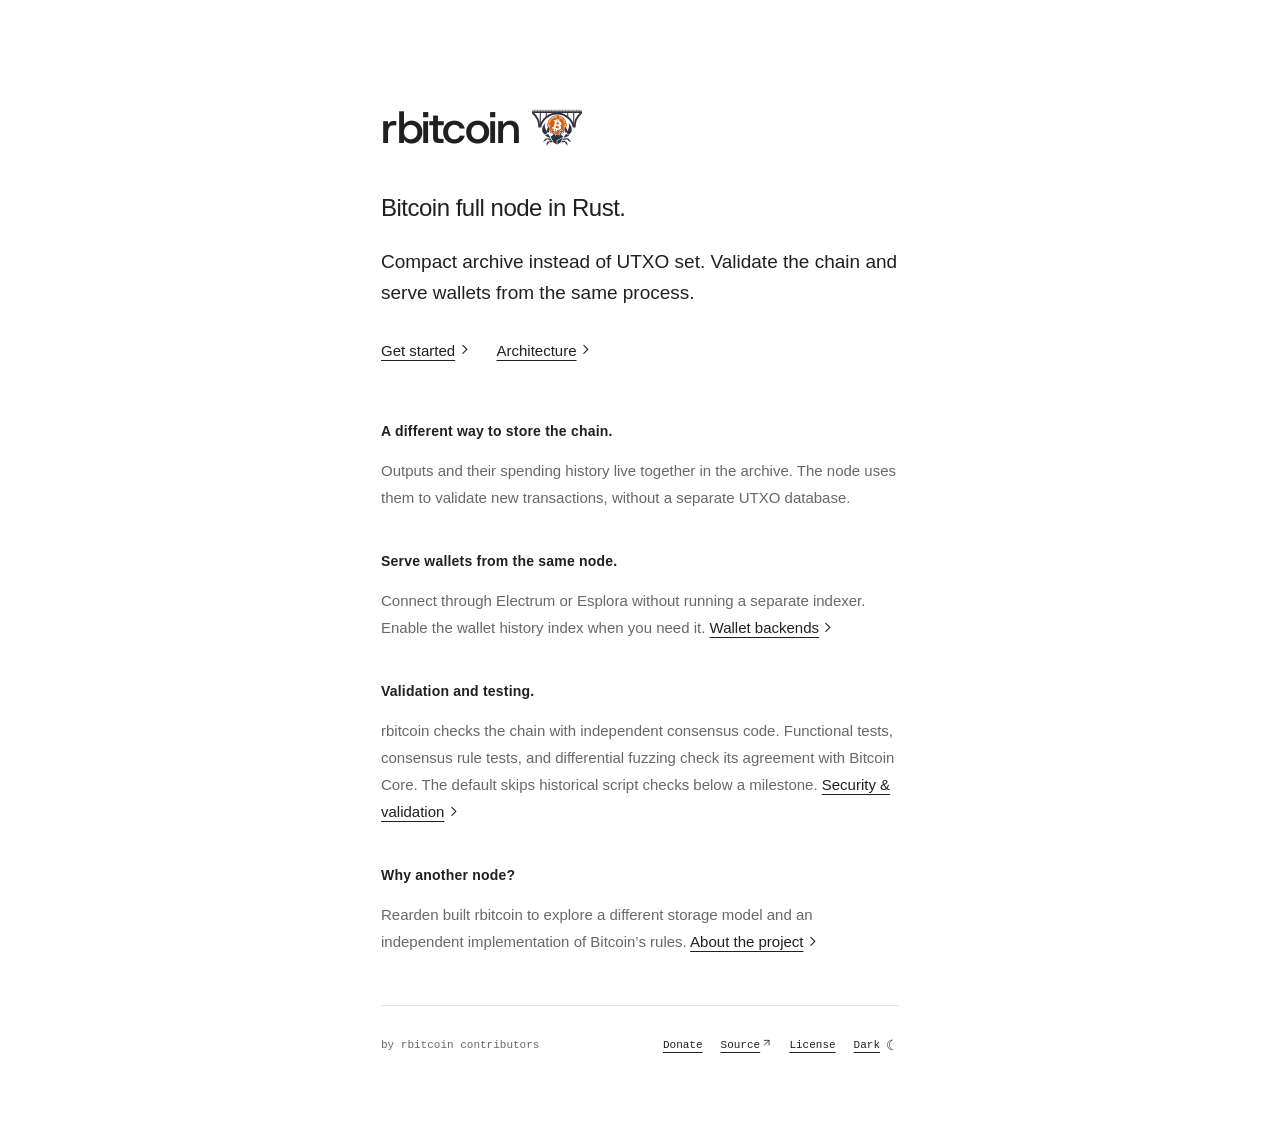
<file: public/index.html>
<!doctype html>
<html lang="en">
  <head>
    <meta charset="utf-8" />
    <meta content="width=device-width,initial-scale=1" name="viewport" />
    <title>Bitcoin full node in Rust — rbitcoin</title>
    <meta
      content="A Bitcoin full node in Rust, built around a compact archive with wallet serving in the same process."
      name="description"
    />
    <meta content="#ffffff" name="theme-color" />
    <link href="assets/img/favicon.svg" rel="icon" type="image/svg+xml" />
    <script src="assets/theme.js?v=text-toggle"></script>
    <link href="assets/site.css?v=original-brand" rel="stylesheet" />
    <link href="https://rbitcoin.org/" rel="canonical" />
    <link href="site.webmanifest" rel="manifest" />
    <link href="assets/img/apple-touch-icon.png" rel="apple-touch-icon" />
    <meta content="website" property="og:type" />
    <meta content="rbitcoin" property="og:site_name" />
    <meta content="Bitcoin full node in Rust — rbitcoin" property="og:title" />
    <meta
      content="A Bitcoin full node in Rust, built around a compact archive with wallet serving in the same process."
      property="og:description"
    />
    <meta content="https://rbitcoin.org/" property="og:url" />
    <meta content="https://rbitcoin.org/assets/img/og-card.png" property="og:image" />
    <meta content="1200" property="og:image:width" />
    <meta content="630" property="og:image:height" />
    <meta content="rbitcoin" property="og:image:alt" />
    <meta content="summary_large_image" name="twitter:card" />
  </head>
  <body class="site essential-site home-page">
    <a class="skip" href="#main">Skip to content</a>
    <div class="essential">
      <main id="main">
        <h1>
          <a href="index.html"
            ><span class="brand-lockup"
              ><img
                class="brand-mark wordmark-light"
                src="assets/img/logo.svg"
                width="1000"
                height="720"
                alt=""
              /><img
                class="brand-mark wordmark-dark"
                src="assets/img/logo-on-dark.svg"
                width="1000"
                height="720"
                alt=""
              /><span class="brand-name">rbitcoin</span></span
            ></a
          >
        </h1>
        <p class="opening">Bitcoin full node in Rust.</p>
        <p>
          Compact archive instead of UTXO set. Validate the chain and serve wallets from the same
          process.
        </p>
        <nav aria-label="Start here" class="links">
          <a href="get-started/index.html"
            >Get started<svg
              aria-hidden="true"
              class="link-icon"
              fill="none"
              focusable="false"
              height="12"
              stroke="currentColor"
              stroke-linecap="round"
              stroke-linejoin="round"
              stroke-width="1.4"
              viewBox="0 0 16 16"
              width="12"
              xmlns="http://www.w3.org/2000/svg"
            >
              <path d="m6 3 5 5-5 5"></path></svg></a
          ><a href="architecture/index.html"
            >Architecture<svg
              aria-hidden="true"
              class="link-icon"
              fill="none"
              focusable="false"
              height="12"
              stroke="currentColor"
              stroke-linecap="round"
              stroke-linejoin="round"
              stroke-width="1.4"
              viewBox="0 0 16 16"
              width="12"
              xmlns="http://www.w3.org/2000/svg"
            >
              <path d="m6 3 5 5-5 5"></path></svg
          ></a>
        </nav>
        <section id="difference">
          <h2>A different way to store the chain.</h2>
          <p class="small">
            Outputs and their spending history live together in the archive. The node uses them to
            validate new transactions, without a separate UTXO database.
          </p>
        </section>
        <section id="wallets">
          <h2>Serve wallets from the same node.</h2>
          <p class="small">
            Connect through Electrum or Esplora without running a separate indexer. Enable the
            wallet history index when you need it.
            <a href="wallets/index.html"
              >Wallet backends<svg
                aria-hidden="true"
                class="link-icon"
                fill="none"
                focusable="false"
                height="12"
                stroke="currentColor"
                stroke-linecap="round"
                stroke-linejoin="round"
                stroke-width="1.4"
                viewBox="0 0 16 16"
                width="12"
                xmlns="http://www.w3.org/2000/svg"
              >
                <path d="m6 3 5 5-5 5"></path></svg
            ></a>
          </p>
        </section>
        <section id="status">
          <h2>Validation and testing.</h2>
          <p class="small">
            rbitcoin checks the chain with independent consensus code. Functional tests, consensus
            rule tests, and differential fuzzing check its agreement with Bitcoin Core. The default
            skips historical script checks below a milestone.
            <a href="security/index.html"
              >Security &amp; validation<svg
                aria-hidden="true"
                class="link-icon"
                fill="none"
                focusable="false"
                height="12"
                stroke="currentColor"
                stroke-linecap="round"
                stroke-linejoin="round"
                stroke-width="1.4"
                viewBox="0 0 16 16"
                width="12"
                xmlns="http://www.w3.org/2000/svg"
              >
                <path d="m6 3 5 5-5 5"></path></svg
            ></a>
          </p>
        </section>
        <section id="project">
          <h2>Why another node?</h2>
          <p class="small">
            Rearden built rbitcoin to explore a different storage model and an independent
            implementation of Bitcoin’s rules.
            <a href="about/index.html"
              >About the project<svg
                aria-hidden="true"
                class="link-icon"
                fill="none"
                focusable="false"
                height="12"
                stroke="currentColor"
                stroke-linecap="round"
                stroke-linejoin="round"
                stroke-width="1.4"
                viewBox="0 0 16 16"
                width="12"
                xmlns="http://www.w3.org/2000/svg"
              >
                <path d="m6 3 5 5-5 5"></path></svg
            ></a>
          </p>
        </section>
      </main>
      <footer class="site-colophon">
        <span>by rbitcoin contributors</span>
        <nav aria-label="Project information">
          <a href="about/index.html#donate">Donate</a
          ><a class="source-link" href="https://github.com/reardencode/rbitcoin"
            ><span>Source</span
            ><svg
              aria-hidden="true"
              class="link-icon"
              fill="none"
              focusable="false"
              height="12"
              stroke="currentColor"
              stroke-linecap="round"
              stroke-linejoin="round"
              stroke-width="1.4"
              viewBox="0 0 16 16"
              width="12"
              xmlns="http://www.w3.org/2000/svg"
            >
              <path d="M4 12 12 4M4 4h8v8"></path></svg></a
          ><a href="NOTICE.txt">License</a
          ><button aria-label="Switch color theme" class="theme-toggle" hidden="" type="button">
            <span class="theme-label">Dark</span
            ><span aria-hidden="true" class="theme-symbol">☾</span>
          </button>
        </nav>
      </footer>
    </div>
  </body>
</html>
</file>
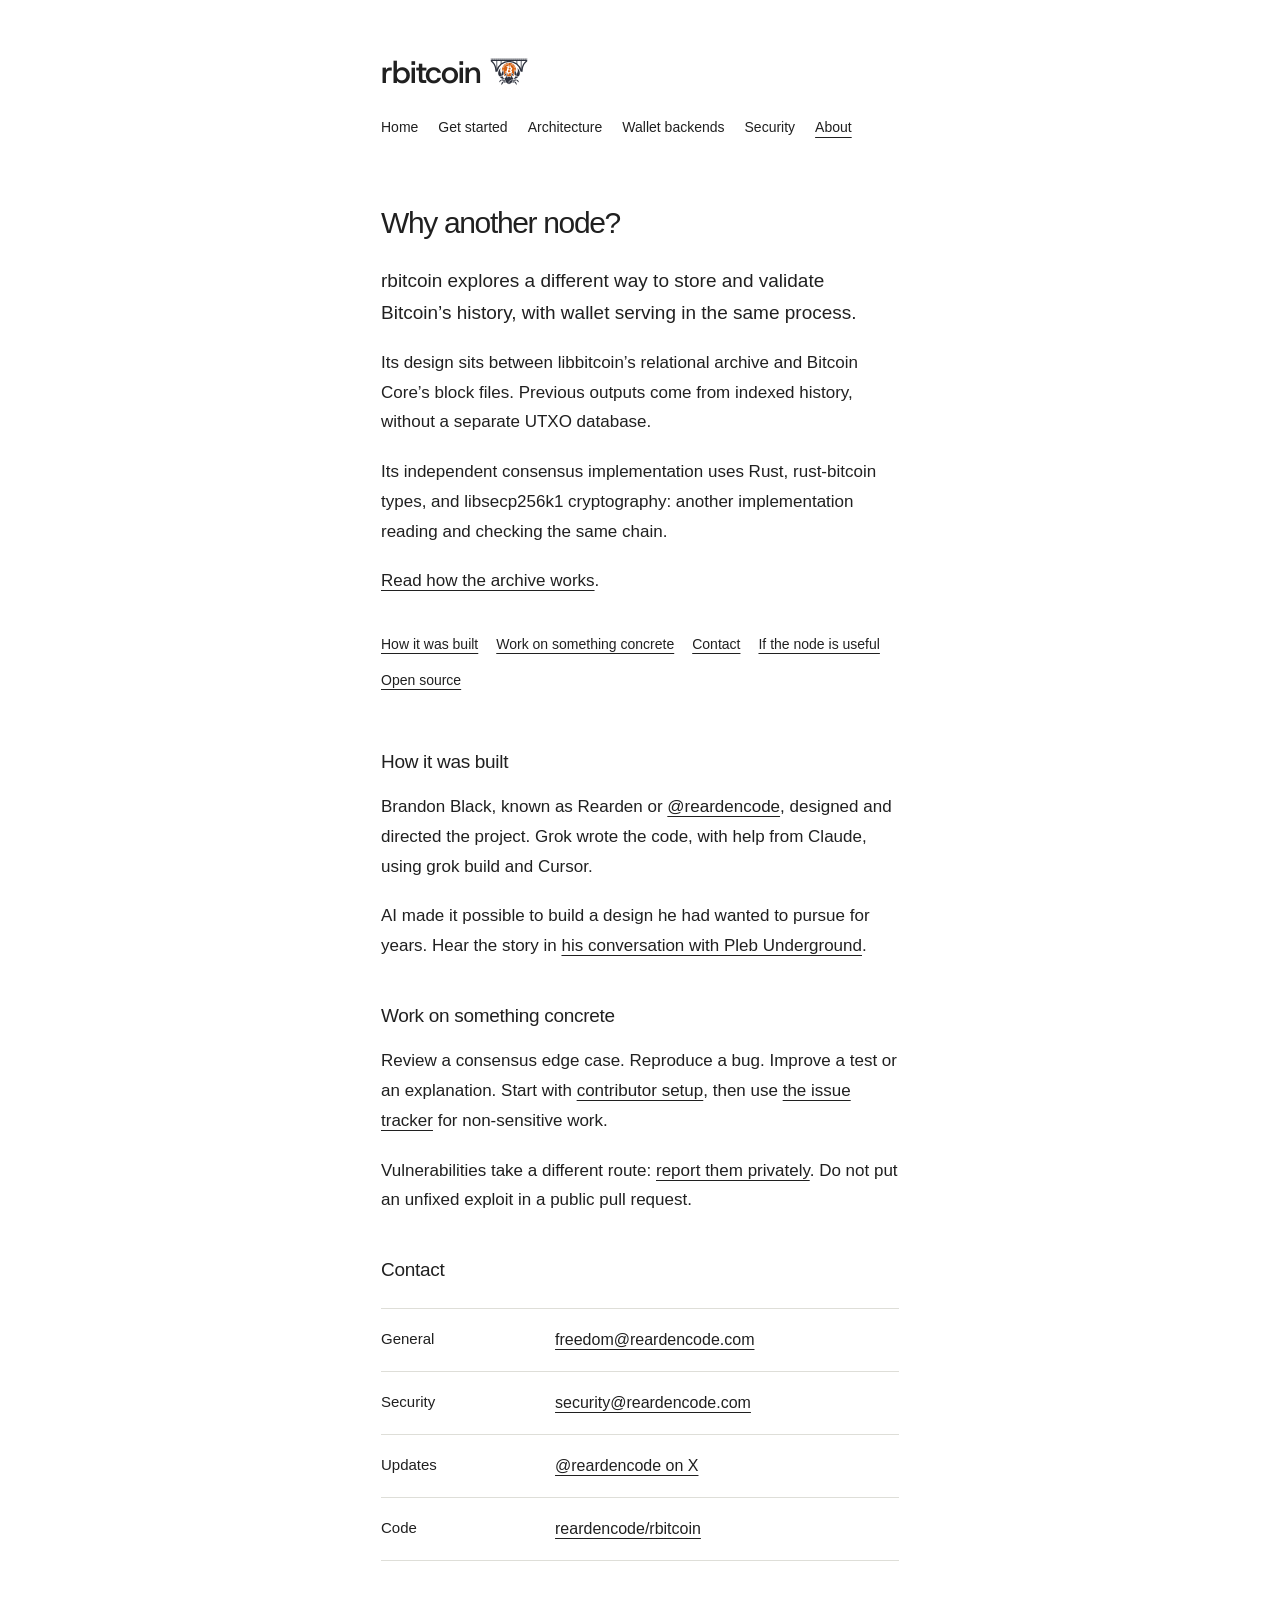
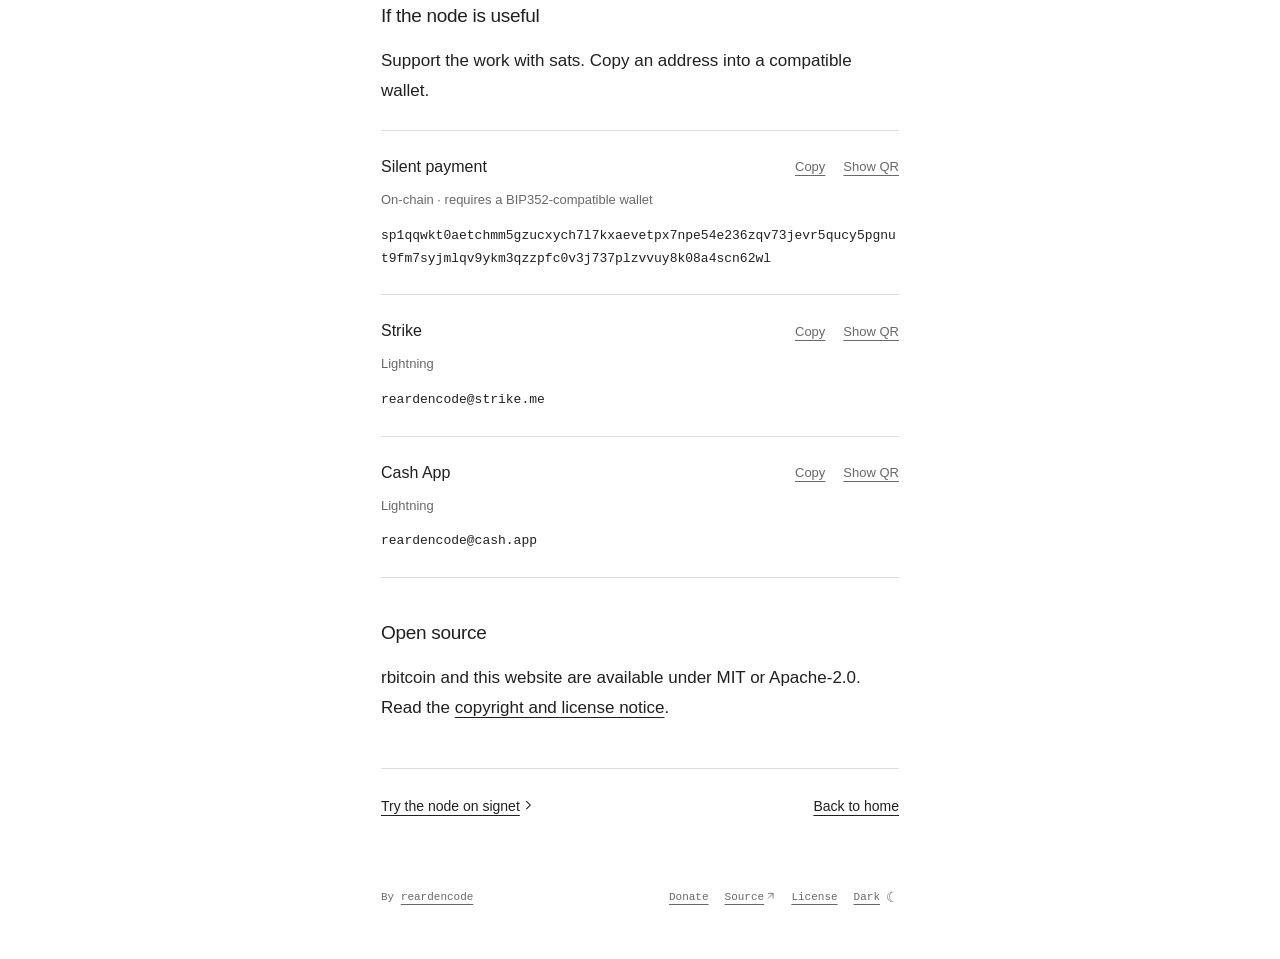
<file: public/about/index.html>
<!doctype html>
<html lang="en">
  <head>
    <meta charset="utf-8" />
    <meta content="width=device-width,initial-scale=1" name="viewport" />
    <title>About — rbitcoin</title>
    <meta
      content="The reason for another node, the people behind it, and ways to contribute."
      name="description"
    />
    <meta content="#ffffff" name="theme-color" />
    <link href="../assets/img/favicon.svg" rel="icon" type="image/svg+xml" />
    <script src="../assets/theme.js?v=text-toggle"></script>
    <link href="../assets/site.css?v=original-brand" rel="stylesheet" />
    <script defer="" src="../assets/code-copy.js?v=addresses"></script>
    <link href="https://rbitcoin.org/about/" rel="canonical" />
    <link href="../site.webmanifest" rel="manifest" />
    <link href="../assets/img/apple-touch-icon.png" rel="apple-touch-icon" />
    <meta content="website" property="og:type" />
    <meta content="rbitcoin" property="og:site_name" />
    <meta content="About — rbitcoin" property="og:title" />
    <meta
      content="The reason for another node, the people behind it, and ways to contribute."
      property="og:description"
    />
    <meta content="https://rbitcoin.org/about/" property="og:url" />
    <meta content="https://rbitcoin.org/assets/img/og-card.png" property="og:image" />
    <meta content="1200" property="og:image:width" />
    <meta content="630" property="og:image:height" />
    <meta content="rbitcoin" property="og:image:alt" />
    <meta content="summary_large_image" name="twitter:card" />
    <script defer="" src="../assets/release.js"></script>
    <script src="../assets/donation-qr.js" defer></script>
  </head>
  <body class="site essential-site reading-page">
    <a class="skip" href="#main">Skip to content</a>
    <div class="chapter-grid">
      <header class="chapter-sidebar">
        <a class="chapter-brand" href="../index.html"
          ><span class="brand-lockup"
            ><img
              class="brand-mark wordmark-light"
              src="../assets/img/logo.svg"
              width="1000"
              height="720"
              alt=""
            /><img
              class="brand-mark wordmark-dark"
              src="../assets/img/logo-on-dark.svg"
              width="1000"
              height="720"
              alt=""
            /><span class="brand-name">rbitcoin</span></span
          ></a
        >
        <nav aria-label="Site" class="chapter-nav">
          <a href="../index.html">Home</a
          ><a href="../get-started/index.html"><span>01</span>Get started</a
          ><a href="../architecture/index.html"><span>02</span>Architecture</a
          ><a href="../wallets/index.html"><span>03</span>Wallet backends</a
          ><a href="../security/index.html"><span>04</span>Security</a
          ><a aria-current="page" href="index.html"><span>05</span>About</a>
        </nav>
      </header>
      <main class="chapter" id="main">
        <header class="chapter-title" id="why">
          <h1>Why another node?</h1>
          <p class="chapter-intro">
            rbitcoin explores a different way to store and validate Bitcoin’s history, with wallet
            serving in the same process.
          </p>
          <p>
            Its design sits between libbitcoin’s relational archive and Bitcoin Core’s block files.
            Previous outputs come from indexed history, without a separate UTXO database.
          </p>
          <p>
            Its independent consensus implementation uses Rust, rust-bitcoin types, and libsecp256k1
            cryptography: another implementation reading and checking the same chain.
          </p>
          <p><a href="../architecture/index.html">Read how the archive works</a>.</p>
        </header>
        <nav aria-label="On this page" class="chapter-contents">
          <a href="#authorship">How it was built</a
          ><a href="#contribute">Work on something concrete</a><a href="#contact">Contact</a
          ><a href="#donate">If the node is useful</a><a href="#license">Open source</a>
        </nav>
        <section id="authorship">
          <h2>How it was built</h2>
          <p>
            Brandon Black, known as Rearden or <a href="https://x.com/reardencode">@reardencode</a>,
            designed and directed the project. Grok wrote the code, with help from Claude, using
            grok build and Cursor.
          </p>
          <p>
            AI made it possible to build a design he had wanted to pursue for years. Hear the story
            in
            <a href="https://x.com/PlebUnderground/status/2095904882398265361"
              >his conversation with Pleb Underground</a
            >.
          </p>
        </section>
        <section id="contribute">
          <h2>Work on something concrete</h2>
          <p>
            Review a consensus edge case. Reproduce a bug. Improve a test or an explanation. Start
            with
            <a href="https://github.com/reardencode/rbitcoin/blob/master/CONTRIBUTING.md"
              >contributor setup</a
            >, then use
            <a href="https://github.com/reardencode/rbitcoin/issues">the issue tracker</a> for
            non-sensitive work.
          </p>
          <p>
            Vulnerabilities take a different route:
            <a href="../security/index.html#report">report them privately</a>. Do not put an unfixed
            exploit in a public pull request.
          </p>
        </section>
        <section id="contact">
          <h2>Contact</h2>
          <dl class="fact-list">
            <div>
              <dt>General</dt>
              <dd><a href="mailto:freedom@reardencode.com">freedom@reardencode.com</a></dd>
            </div>
            <div>
              <dt>Security</dt>
              <dd><a href="mailto:security@reardencode.com">security@reardencode.com</a></dd>
            </div>
            <div>
              <dt>Updates</dt>
              <dd><a href="https://x.com/reardencode">@reardencode on X</a></dd>
            </div>
            <div>
              <dt>Code</dt>
              <dd><a href="https://github.com/reardencode/rbitcoin">reardencode/rbitcoin</a></dd>
            </div>
          </dl>
        </section>
        <section id="donate">
          <h2>If the node is useful</h2>
          <p>Support the work with sats. Copy an address into a compatible wallet.</p>
          <div class="donation-methods">
            <div class="donation-method" data-copy-kind="address">
              <div class="donation-heading">
                <h3>Silent payment</h3>
                <div class="donation-actions">
                  <button
                    aria-label="Copy Silent payment address"
                    class="copy-command"
                    hidden=""
                    type="button"
                  >
                    <span>Copy</span>
                  </button>
                  <button
                    class="qr-toggle"
                    type="button"
                    aria-expanded="false"
                    aria-controls="qr-sp-donate"
                    aria-label="Show Silent payment QR code"
                    hidden
                  >
                    Show QR
                  </button>
                </div>
              </div>
              <p class="donation-note">On-chain · requires a BIP352-compatible wallet</p>
              <code id="sp-donate"
                >sp1qqwkt0aetchmm5gzucxych7l7kxaevetpx7npe54e236zqv73jevr5qucy5pgnut9fm7syjmlqv9ykm3qzzpfc0v3j737plzvvuy8k08a4scn62wl</code
              >
              <p aria-live="polite" class="copy-status" role="status"></p>
              <div class="donation-qr" id="qr-sp-donate">
                <img
                  alt="Silent payment address QR code"
                  height="424"
                  loading="lazy"
                  src="../assets/img/qr-sp-donate.png"
                  width="424"
                />
              </div>
            </div>
            <div class="donation-method" data-copy-kind="address">
              <div class="donation-heading">
                <h3>Strike</h3>
                <div class="donation-actions">
                  <button
                    aria-label="Copy Strike address"
                    class="copy-command"
                    hidden=""
                    type="button"
                  >
                    <span>Copy</span>
                  </button>
                  <button
                    class="qr-toggle"
                    type="button"
                    aria-expanded="false"
                    aria-controls="qr-ln-strike"
                    aria-label="Show Strike QR code"
                    hidden
                  >
                    Show QR
                  </button>
                </div>
              </div>
              <p class="donation-note">Lightning</p>
              <code id="ln-strike">reardencode@strike.me</code>
              <p aria-live="polite" class="copy-status" role="status"></p>
              <div class="donation-qr" id="qr-ln-strike">
                <img
                  alt="Strike address QR code"
                  height="264"
                  loading="lazy"
                  src="../assets/img/qr-ln-strike.png"
                  width="264"
                />
              </div>
            </div>
            <div class="donation-method" data-copy-kind="address">
              <div class="donation-heading">
                <h3>Cash App</h3>
                <div class="donation-actions">
                  <button
                    aria-label="Copy Cash App address"
                    class="copy-command"
                    hidden=""
                    type="button"
                  >
                    <span>Copy</span>
                  </button>
                  <button
                    class="qr-toggle"
                    type="button"
                    aria-expanded="false"
                    aria-controls="qr-ln-cashapp"
                    aria-label="Show Cash App QR code"
                    hidden
                  >
                    Show QR
                  </button>
                </div>
              </div>
              <p class="donation-note">Lightning</p>
              <code id="ln-cashapp">reardencode@cash.app</code>
              <p aria-live="polite" class="copy-status" role="status"></p>
              <div class="donation-qr" id="qr-ln-cashapp">
                <img
                  alt="Cash App address QR code"
                  height="264"
                  loading="lazy"
                  src="../assets/img/qr-ln-cashapp.png"
                  width="264"
                />
              </div>
            </div>
          </div>
        </section>
        <section id="license">
          <h2>Open source</h2>
          <p>
            rbitcoin and this website are available under MIT or Apache-2.0. Read the
            <a href="../NOTICE.txt">copyright and license notice</a>.
          </p>
        </section>
        <nav aria-label="Continue reading" class="chapter-next">
          <a href="../get-started/index.html"
            >Try the node on signet<svg
              aria-hidden="true"
              class="link-icon"
              fill="none"
              focusable="false"
              height="12"
              stroke="currentColor"
              stroke-linecap="round"
              stroke-linejoin="round"
              stroke-width="1.4"
              viewBox="0 0 16 16"
              width="12"
              xmlns="http://www.w3.org/2000/svg"
            >
              <path d="m6 3 5 5-5 5"></path></svg></a
          ><a href="../index.html">Back to home</a>
        </nav>
      </main>
    </div>
    <footer class="site-colophon">
      <span>By <a href="https://x.com/reardencode">reardencode</a></span>
      <nav aria-label="Project information">
        <a href="index.html#donate">Donate</a
        ><a class="source-link" href="https://github.com/reardencode/rbitcoin"
          ><span>Source</span
          ><svg
            aria-hidden="true"
            class="link-icon"
            fill="none"
            focusable="false"
            height="12"
            stroke="currentColor"
            stroke-linecap="round"
            stroke-linejoin="round"
            stroke-width="1.4"
            viewBox="0 0 16 16"
            width="12"
            xmlns="http://www.w3.org/2000/svg"
          >
            <path d="M4 12 12 4M4 4h8v8"></path></svg></a
        ><a href="../NOTICE.txt">License</a
        ><button aria-label="Switch color theme" class="theme-toggle" hidden="" type="button">
          <span class="theme-label">Dark</span
          ><span aria-hidden="true" class="theme-symbol">☾</span>
        </button>
      </nav>
    </footer>
  </body>
</html>
</file>
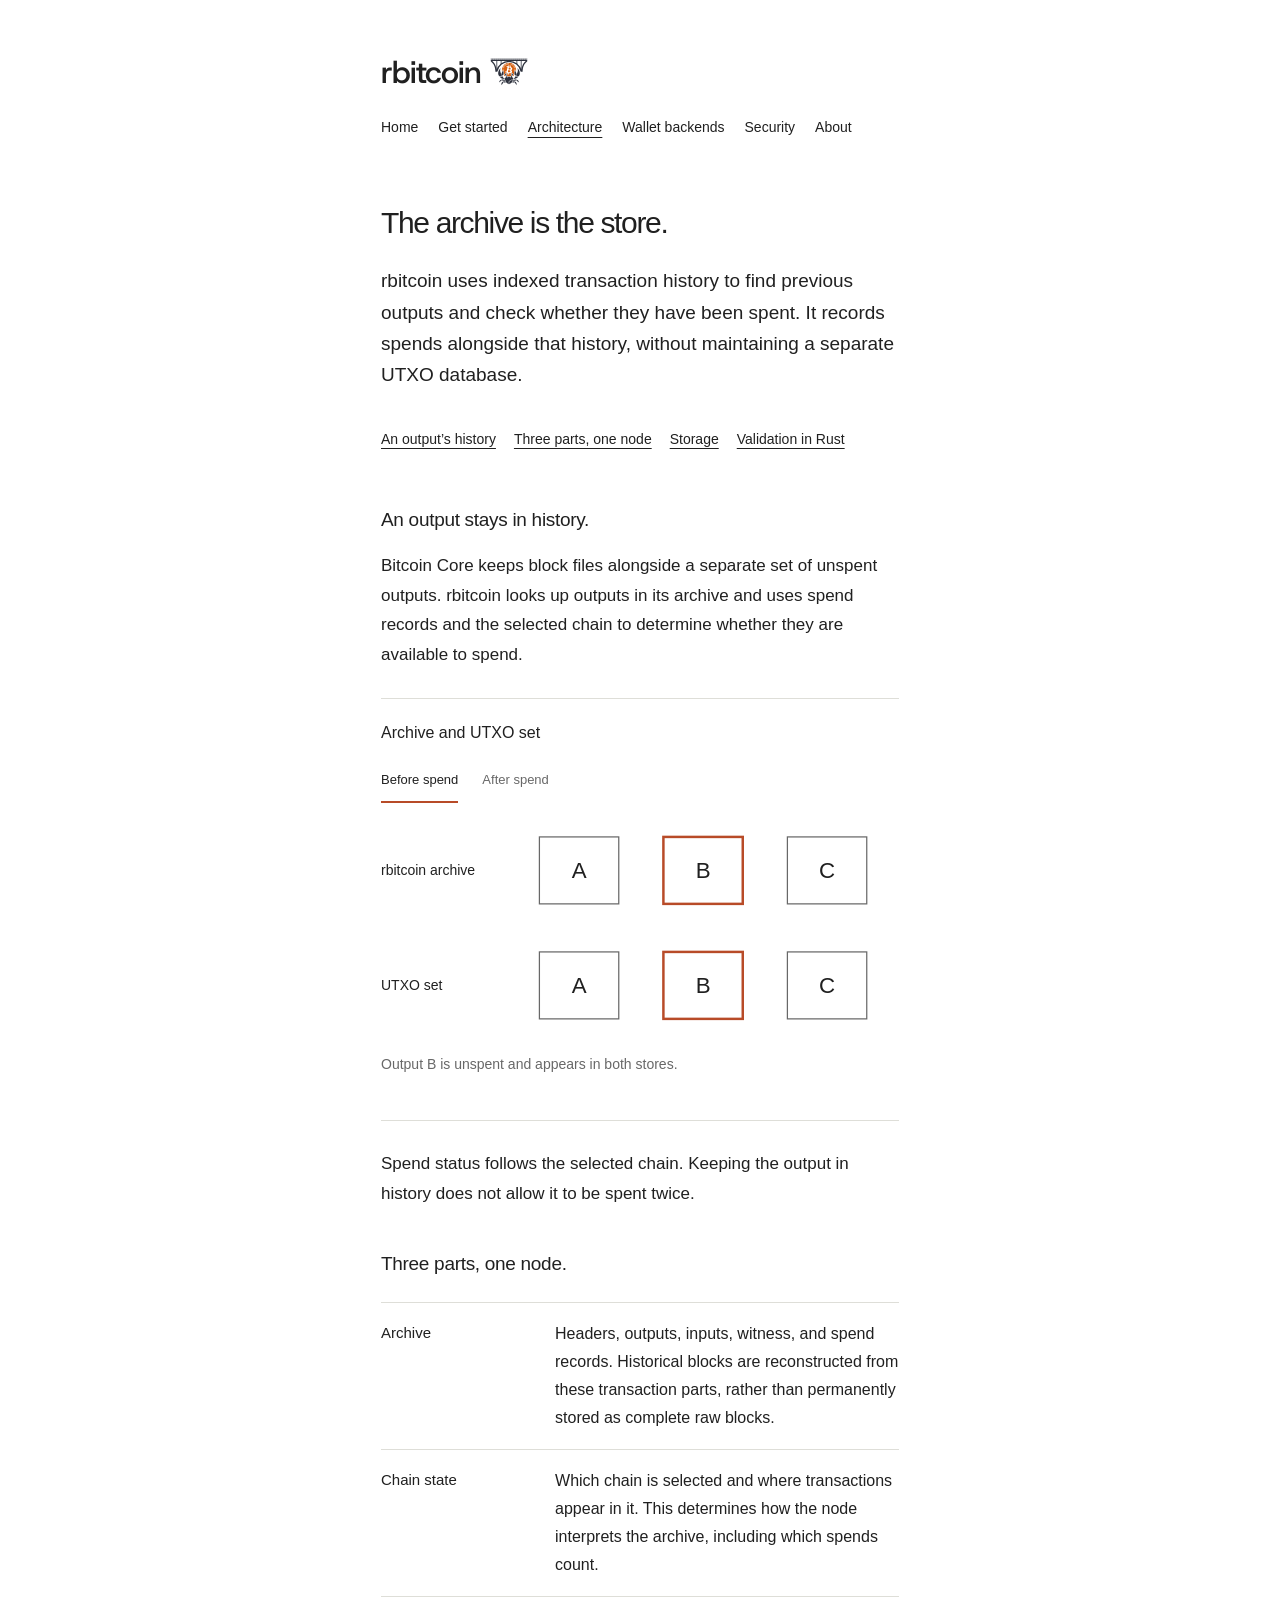
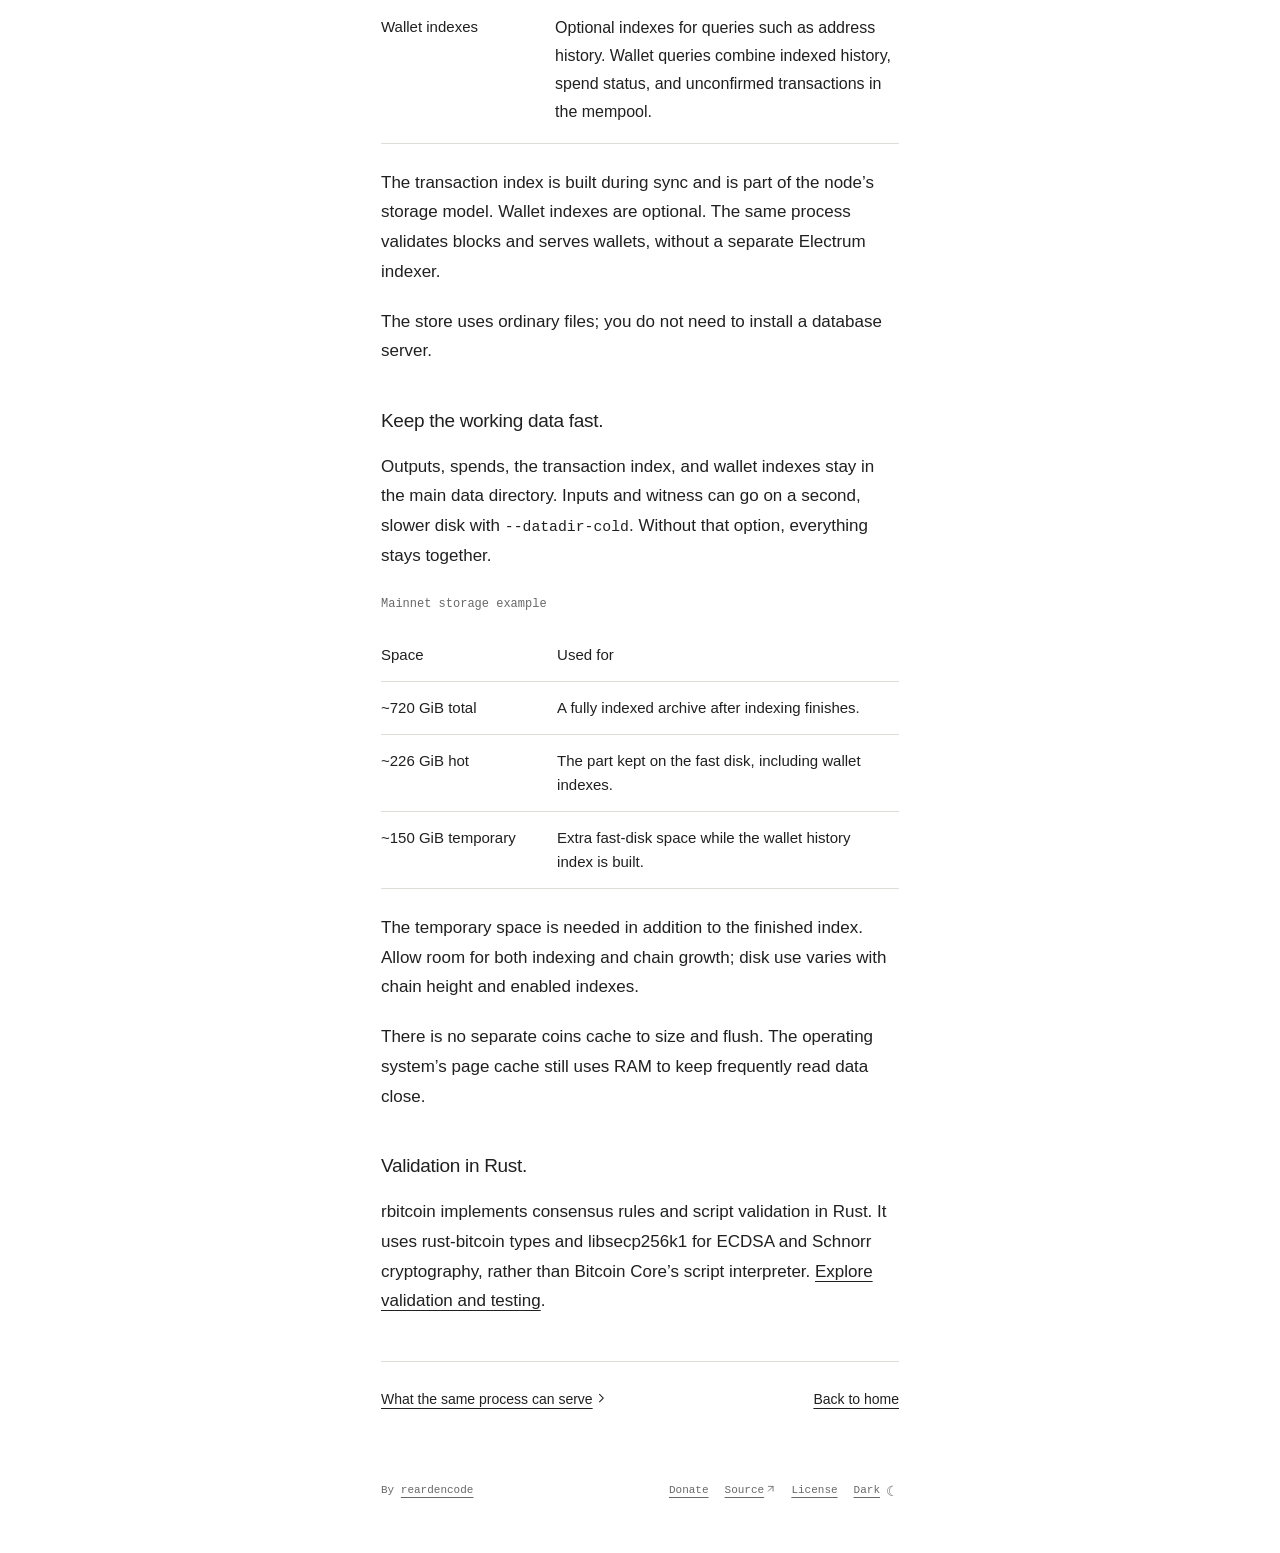
<file: public/architecture/index.html>
<!doctype html>
<html lang="en">
  <head>
    <meta charset="utf-8" />
    <meta content="width=device-width,initial-scale=1" name="viewport" />
    <title>Architecture — rbitcoin</title>
    <meta
      content="Why the archive replaces the coins database—and what that changes."
      name="description"
    />
    <meta content="#ffffff" name="theme-color" />
    <link href="../assets/img/favicon.svg" rel="icon" type="image/svg+xml" />
    <script src="../assets/theme.js?v=text-toggle"></script>
    <link href="../assets/site.css?v=original-brand" rel="stylesheet" />
    <script defer="" src="../assets/archive-comparison.js"></script>
    <link href="https://rbitcoin.org/architecture/" rel="canonical" />
    <link href="../site.webmanifest" rel="manifest" />
    <link href="../assets/img/apple-touch-icon.png" rel="apple-touch-icon" />
    <meta content="website" property="og:type" />
    <meta content="rbitcoin" property="og:site_name" />
    <meta content="Architecture — rbitcoin" property="og:title" />
    <meta
      content="Why the archive replaces the coins database—and what that changes."
      property="og:description"
    />
    <meta content="https://rbitcoin.org/architecture/" property="og:url" />
    <meta content="https://rbitcoin.org/assets/img/og-card.png" property="og:image" />
    <meta content="1200" property="og:image:width" />
    <meta content="630" property="og:image:height" />
    <meta content="rbitcoin" property="og:image:alt" />
    <meta content="summary_large_image" name="twitter:card" />
    <script defer="" src="../assets/release.js"></script>
  </head>
  <body class="site essential-site reading-page">
    <a class="skip" href="#main">Skip to content</a>
    <div class="chapter-grid">
      <header class="chapter-sidebar">
        <a class="chapter-brand" href="../index.html"
          ><span class="brand-lockup"
            ><img
              class="brand-mark wordmark-light"
              src="../assets/img/logo.svg"
              width="1000"
              height="720"
              alt=""
            /><img
              class="brand-mark wordmark-dark"
              src="../assets/img/logo-on-dark.svg"
              width="1000"
              height="720"
              alt=""
            /><span class="brand-name">rbitcoin</span></span
          ></a
        >
        <nav aria-label="Site" class="chapter-nav">
          <a href="../index.html">Home</a
          ><a href="../get-started/index.html"><span>01</span>Get started</a
          ><a aria-current="page" href="index.html"><span>02</span>Architecture</a
          ><a href="../wallets/index.html"><span>03</span>Wallet backends</a
          ><a href="../security/index.html"><span>04</span>Security</a
          ><a href="../about/index.html"><span>05</span>About</a>
        </nav>
      </header>
      <main class="chapter" id="main">
        <header class="chapter-title">
          <p class="chapter-kicker">02 / Architecture</p>
          <h1>The archive is the store.</h1>
          <p class="chapter-intro">
            rbitcoin uses indexed transaction history to find previous outputs and check whether
            they have been spent. It records spends alongside that history, without maintaining a
            separate UTXO database.
          </p>
        </header>
        <nav aria-label="On this page" class="chapter-contents">
          <a href="#archive">An output’s history</a><a href="#store">Three parts, one node</a
          ><a href="#storage">Storage</a><a href="#consensus">Validation in Rust</a>
        </nav>
        <section id="archive">
          <h2>An output stays in history.</h2>
          <p>
            Bitcoin Core keeps block files alongside a separate set of unspent outputs. rbitcoin
            looks up outputs in its archive and uses spend records and the selected chain to
            determine whether they are available to spend.
          </p>
          <figure class="archive-comparison">
            <figcaption>Archive and UTXO set</figcaption>
            <div aria-label="Spend output B" class="archive-controls" hidden="" role="group">
              <button aria-pressed="true" data-choice="0" type="button">Before spend</button
              ><button aria-pressed="false" data-choice="1" type="button">After spend</button>
            </div>
            <div class="comparison-rows">
              <div class="comparison-row">
                <span>rbitcoin archive</span
                ><svg
                  aria-label="rbitcoin archive: outputs A, B, and C"
                  role="img"
                  viewBox="0 0 300 70"
                >
                  <g id="archive-A">
                    <rect class="token" height="54" width="64" x="10" y="8"></rect>
                    <text class="center" x="42" y="41">A</text>
                  </g>
                  <g id="archive-B">
                    <rect class="token focus-token" height="54" width="64" x="110" y="8"></rect>
                    <text class="center" x="142" y="41">B</text>
                  </g>
                  <g id="archive-C">
                    <rect class="token" height="54" width="64" x="210" y="8"></rect>
                    <text class="center" x="242" y="41">C</text>
                  </g>
                  <path
                    class="accent"
                    d="M118 54 L166 16"
                    id="spend-mark"
                    visibility="hidden"
                  ></path>
                </svg>
              </div>
              <div class="comparison-row">
                <span>UTXO set</span
                ><svg aria-label="UTXO set: outputs A, B, and C" role="img" viewBox="0 0 300 70">
                  <g id="utxo-A">
                    <rect class="token" height="54" width="64" x="10" y="8"></rect>
                    <text class="center" x="42" y="41">A</text>
                  </g>
                  <g id="utxo-B">
                    <rect class="token focus-token" height="54" width="64" x="110" y="8"></rect>
                    <text class="center" x="142" y="41">B</text>
                  </g>
                  <g id="utxo-C">
                    <rect class="token" height="54" width="64" x="210" y="8"></rect>
                    <text class="center" x="242" y="41">C</text>
                  </g>
                </svg>
              </div>
            </div>
            <p aria-live="polite" class="archive-caption">
              Output B is unspent and appears in both stores.
            </p>
          </figure>
          <p>
            Spend status follows the selected chain. Keeping the output in history does not allow it
            to be spent twice.
          </p>
        </section>
        <section id="store">
          <h2>Three parts, one node.</h2>
          <dl class="fact-list">
            <div>
              <dt>Archive</dt>
              <dd>
                Headers, outputs, inputs, witness, and spend records. Historical blocks are
                reconstructed from these transaction parts, rather than permanently stored as
                complete raw blocks.
              </dd>
            </div>
            <div>
              <dt>Chain state</dt>
              <dd>
                Which chain is selected and where transactions appear in it. This determines how the
                node interprets the archive, including which spends count.
              </dd>
            </div>
            <div>
              <dt>Wallet indexes</dt>
              <dd>
                Optional indexes for queries such as address history. Wallet queries combine indexed
                history, spend status, and unconfirmed transactions in the mempool.
              </dd>
            </div>
          </dl>
          <p>
            The transaction index is built during sync and is part of the node’s storage model.
            Wallet indexes are optional. The same process validates blocks and serves wallets,
            without a separate Electrum indexer.
          </p>
          <p>The store uses ordinary files; you do not need to install a database server.</p>
        </section>
        <section id="storage">
          <h2>Keep the working data fast.</h2>
          <p>
            Outputs, spends, the transaction index, and wallet indexes stay in the main data
            directory. Inputs and witness can go on a second, slower disk with
            <code>--datadir-cold</code>. Without that option, everything stays together.
          </p>
          <table>
            <caption id="measurements">
              Mainnet storage example
            </caption>
            <thead>
              <tr>
                <th scope="col">Space</th>
                <th scope="col">Used for</th>
              </tr>
            </thead>
            <tbody>
              <tr>
                <th scope="row">~720 GiB total</th>
                <td>A fully indexed archive after indexing finishes.</td>
              </tr>
              <tr>
                <th scope="row">~226 GiB hot</th>
                <td>The part kept on the fast disk, including wallet indexes.</td>
              </tr>
              <tr>
                <th scope="row">~150 GiB temporary</th>
                <td>Extra fast-disk space while the wallet history index is built.</td>
              </tr>
            </tbody>
          </table>
          <p>
            The temporary space is needed in addition to the finished index. Allow room for both
            indexing and chain growth; disk use varies with chain height and enabled indexes.
          </p>
          <p>
            There is no separate coins cache to size and flush. The operating system’s page cache
            still uses RAM to keep frequently read data close.
          </p>
        </section>
        <section id="consensus">
          <h2>Validation in Rust.</h2>
          <p>
            rbitcoin implements consensus rules and script validation in Rust. It uses rust-bitcoin
            types and libsecp256k1 for ECDSA and Schnorr cryptography, rather than Bitcoin Core’s
            script interpreter.
            <a href="../security/index.html#tests">Explore validation and testing</a>.
          </p>
        </section>
        <nav aria-label="Continue reading" class="chapter-next">
          <a href="../wallets/index.html"
            >What the same process can serve<svg
              aria-hidden="true"
              class="link-icon"
              fill="none"
              focusable="false"
              height="12"
              stroke="currentColor"
              stroke-linecap="round"
              stroke-linejoin="round"
              stroke-width="1.4"
              viewBox="0 0 16 16"
              width="12"
              xmlns="http://www.w3.org/2000/svg"
            >
              <path d="m6 3 5 5-5 5"></path></svg></a
          ><a href="../index.html">Back to home</a>
        </nav>
      </main>
    </div>
    <footer class="site-colophon">
      <span>By <a href="https://x.com/reardencode">reardencode</a></span>
      <nav aria-label="Project information">
        <a href="../about/index.html#donate">Donate</a
        ><a class="source-link" href="https://github.com/reardencode/rbitcoin"
          ><span>Source</span
          ><svg
            aria-hidden="true"
            class="link-icon"
            fill="none"
            focusable="false"
            height="12"
            stroke="currentColor"
            stroke-linecap="round"
            stroke-linejoin="round"
            stroke-width="1.4"
            viewBox="0 0 16 16"
            width="12"
            xmlns="http://www.w3.org/2000/svg"
          >
            <path d="M4 12 12 4M4 4h8v8"></path></svg></a
        ><a href="../NOTICE.txt">License</a
        ><button aria-label="Switch color theme" class="theme-toggle" hidden="" type="button">
          <span class="theme-label">Dark</span
          ><span aria-hidden="true" class="theme-symbol">☾</span>
        </button>
      </nav>
    </footer>
  </body>
</html>
</file>
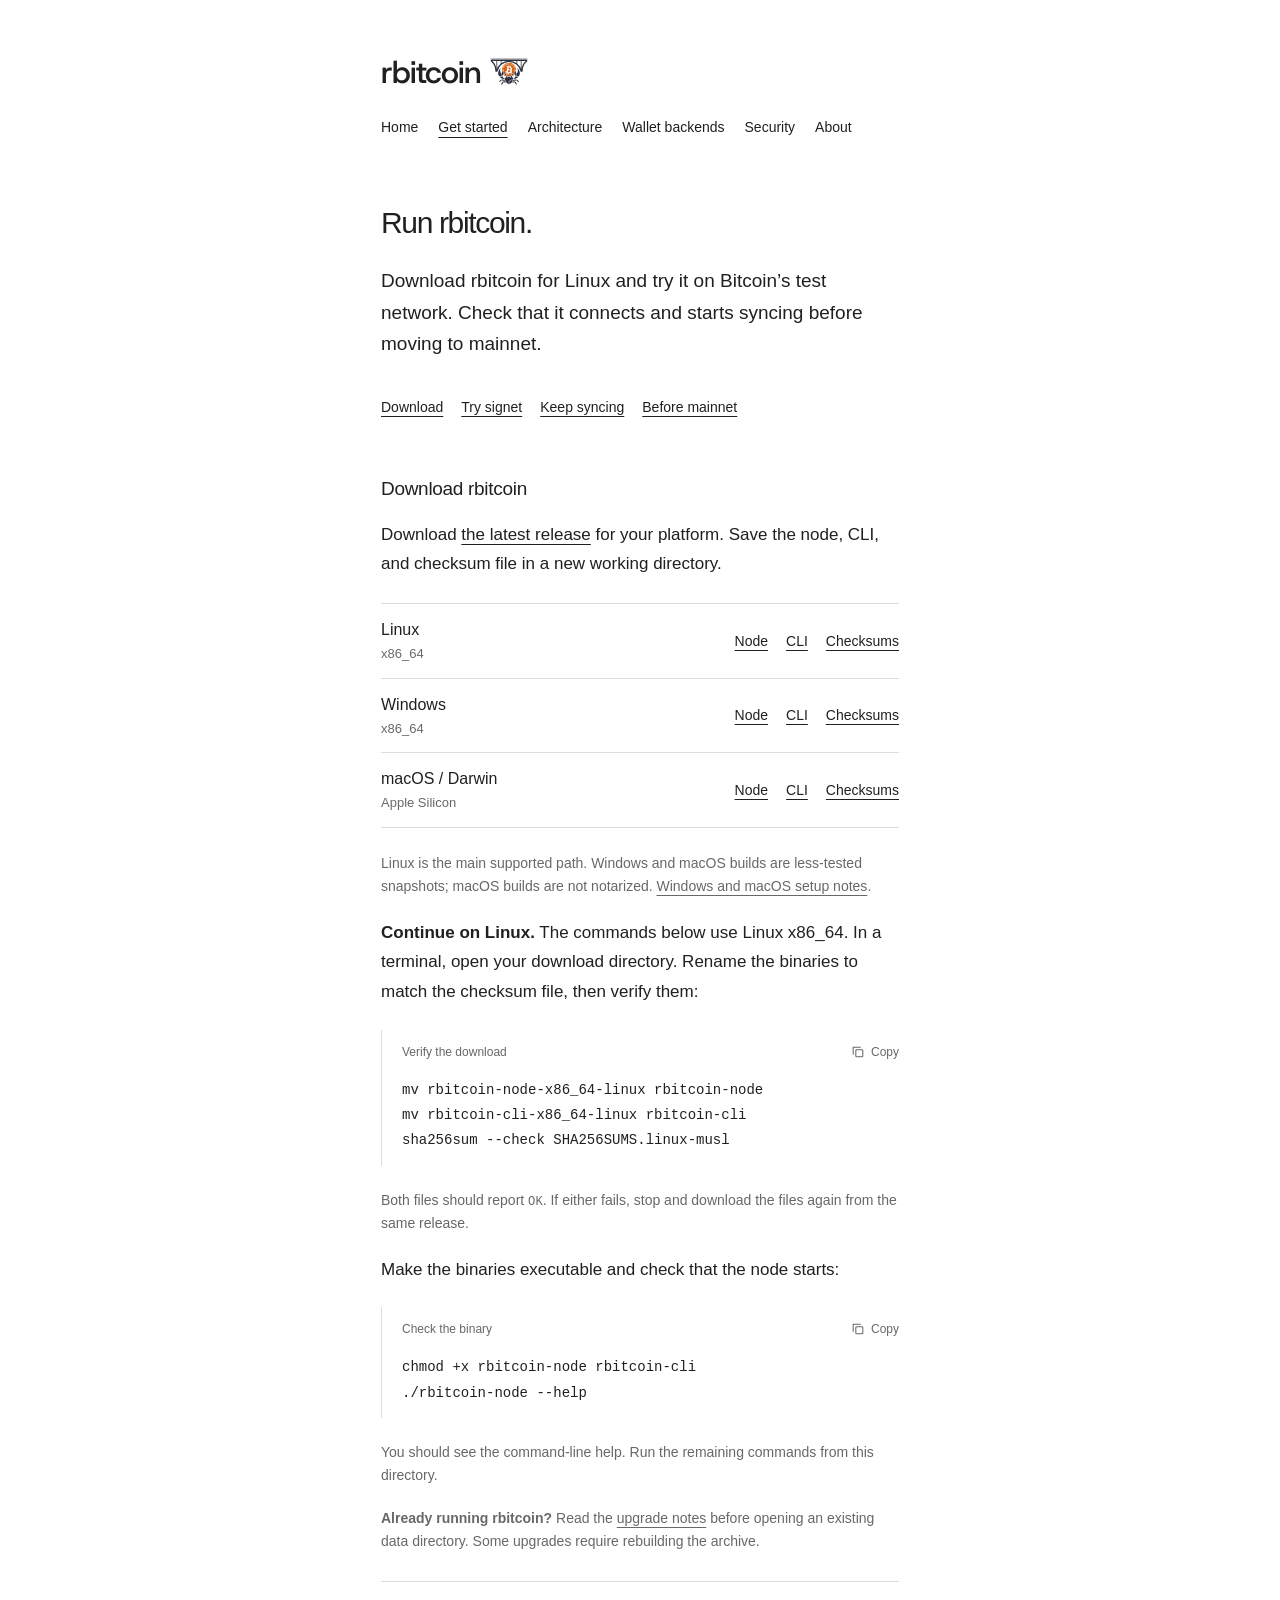
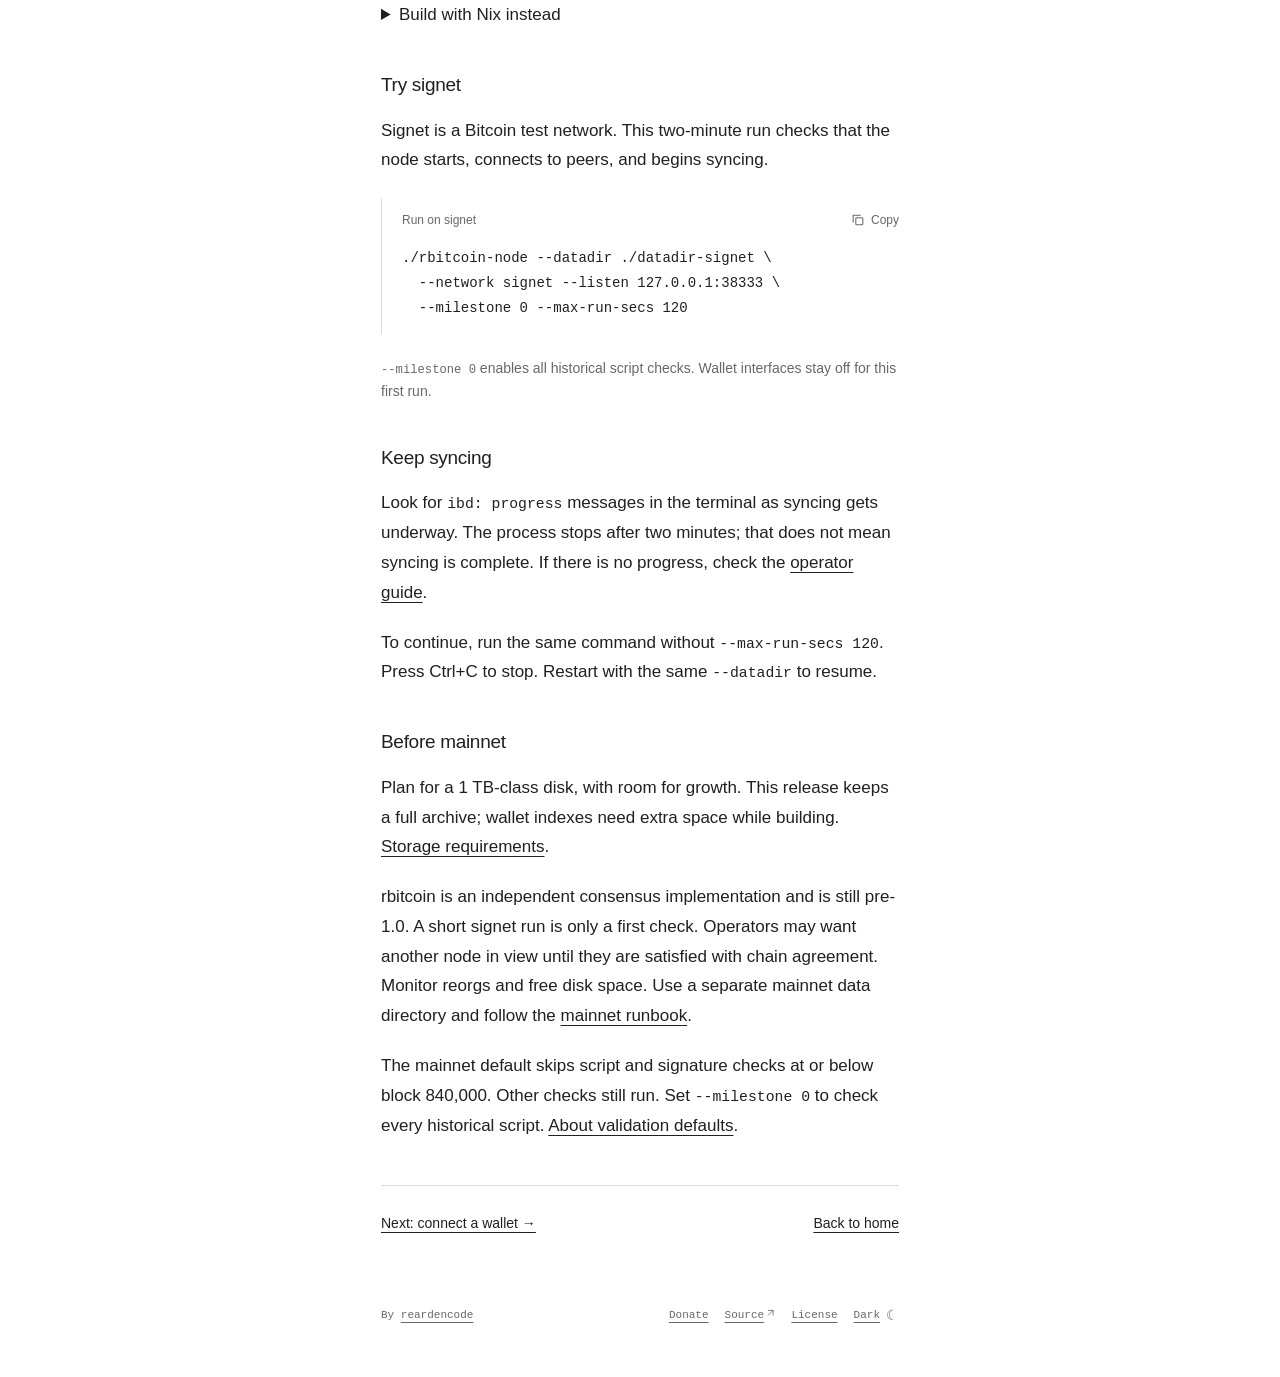
<file: public/get-started/index.html>
<!doctype html>
<html lang="en">
  <head>
    <meta charset="utf-8" />
    <meta content="width=device-width,initial-scale=1" name="viewport" />
    <title>Get started — rbitcoin</title>
    <meta
      content="Choose a Linux binary, try signet, and plan a mainnet archive."
      name="description"
    />
    <meta content="#ffffff" name="theme-color" />
    <link href="../assets/img/favicon.svg" rel="icon" type="image/svg+xml" />
    <script src="../assets/theme.js?v=text-toggle"></script>
    <link href="../assets/site.css?v=original-brand" rel="stylesheet" />
    <script defer="" src="../assets/code-copy.js?v=addresses"></script>
    <link href="https://rbitcoin.org/get-started/" rel="canonical" />
    <link href="../site.webmanifest" rel="manifest" />
    <link href="../assets/img/apple-touch-icon.png" rel="apple-touch-icon" />
    <meta content="website" property="og:type" />
    <meta content="rbitcoin" property="og:site_name" />
    <meta content="Get started — rbitcoin" property="og:title" />
    <meta
      content="Choose a Linux binary, try signet, and plan a mainnet archive."
      property="og:description"
    />
    <meta content="https://rbitcoin.org/get-started/" property="og:url" />
    <meta content="https://rbitcoin.org/assets/img/og-card.png" property="og:image" />
    <meta content="1200" property="og:image:width" />
    <meta content="630" property="og:image:height" />
    <meta content="rbitcoin" property="og:image:alt" />
    <meta content="summary_large_image" name="twitter:card" />
    <script defer="" src="../assets/release.js"></script>
  </head>
  <body class="site essential-site reading-page">
    <a class="skip" href="#main">Skip to content</a>
    <div class="chapter-grid">
      <header class="chapter-sidebar">
        <a class="chapter-brand" href="../index.html"
          ><span class="brand-lockup"
            ><img
              class="brand-mark wordmark-light"
              src="../assets/img/logo.svg"
              width="1000"
              height="720"
              alt=""
            /><img
              class="brand-mark wordmark-dark"
              src="../assets/img/logo-on-dark.svg"
              width="1000"
              height="720"
              alt=""
            /><span class="brand-name">rbitcoin</span></span
          ></a
        >
        <nav aria-label="Site" class="chapter-nav">
          <a href="../index.html">Home</a
          ><a aria-current="page" href="index.html"><span>01</span>Get started</a
          ><a href="../architecture/index.html"><span>02</span>Architecture</a
          ><a href="../wallets/index.html"><span>03</span>Wallet backends</a
          ><a href="../security/index.html"><span>04</span>Security</a
          ><a href="../about/index.html"><span>05</span>About</a>
        </nav>
      </header>
      <main class="chapter" id="main">
        <header class="chapter-title">
          <p class="chapter-kicker">01 / Get started</p>
          <h1>Run rbitcoin.</h1>
          <p class="chapter-intro">
            Download rbitcoin for Linux and try it on Bitcoin’s test network. Check that it connects
            and starts syncing before moving to mainnet.
          </p>
        </header>
        <nav aria-label="On this page" class="chapter-contents">
          <a href="#download">Download</a><a href="#signet">Try signet</a
          ><a href="#sync">Keep syncing</a><a href="#mainnet">Before mainnet</a>
        </nav>
        <section id="download">
          <h2>Download rbitcoin</h2>
          <p>
            Download
            <a data-release-link="" href="https://github.com/reardencode/rbitcoin/releases/latest"
              >the latest release</a
            >
            for your platform. Save the node, CLI, and checksum file in a new working directory.
          </p>
          <ul class="download-files" role="list">
            <li>
              <div class="download-platform">
                <span>Linux</span><span class="download-arch">x86_64</span>
              </div>
              <div class="download-links">
                <a
                  aria-label="Node for Linux x86_64"
                  data-release-asset="rbitcoin-node-x86_64-linux"
                  href="https://github.com/reardencode/rbitcoin/releases/latest/download/rbitcoin-node-x86_64-linux"
                  >Node</a
                >
                <a
                  aria-label="CLI for Linux x86_64"
                  data-release-asset="rbitcoin-cli-x86_64-linux"
                  href="https://github.com/reardencode/rbitcoin/releases/latest/download/rbitcoin-cli-x86_64-linux"
                  >CLI</a
                >
                <a
                  aria-label="Checksums for Linux x86_64"
                  data-release-asset="SHA256SUMS.linux-musl"
                  href="https://github.com/reardencode/rbitcoin/releases/latest/download/SHA256SUMS.linux-musl"
                  >Checksums</a
                >
              </div>
            </li>
            <li>
              <div class="download-platform">
                <span>Windows</span><span class="download-arch">x86_64</span>
              </div>
              <div class="download-links">
                <a
                  aria-label="Node for Windows x86_64"
                  data-release-asset="rbitcoin-node-x86_64-windows.exe"
                  href="https://github.com/reardencode/rbitcoin/releases/latest/download/rbitcoin-node-x86_64-windows.exe"
                  >Node</a
                >
                <a
                  aria-label="CLI for Windows x86_64"
                  data-release-asset="rbitcoin-cli-x86_64-windows.exe"
                  href="https://github.com/reardencode/rbitcoin/releases/latest/download/rbitcoin-cli-x86_64-windows.exe"
                  >CLI</a
                >
                <a
                  aria-label="Checksums for Windows x86_64"
                  data-release-asset="SHA256SUMS.windows"
                  href="https://github.com/reardencode/rbitcoin/releases/latest/download/SHA256SUMS.windows"
                  >Checksums</a
                >
              </div>
            </li>
            <li>
              <div class="download-platform">
                <span>macOS / Darwin</span><span class="download-arch">Apple Silicon</span>
              </div>
              <div class="download-links">
                <a
                  aria-label="Node for macOS / Darwin — Apple Silicon"
                  data-release-asset="rbitcoin-node-aarch64-darwin"
                  href="https://github.com/reardencode/rbitcoin/releases/latest/download/rbitcoin-node-aarch64-darwin"
                  >Node</a
                >
                <a
                  aria-label="CLI for macOS / Darwin — Apple Silicon"
                  data-release-asset="rbitcoin-cli-aarch64-darwin"
                  href="https://github.com/reardencode/rbitcoin/releases/latest/download/rbitcoin-cli-aarch64-darwin"
                  >CLI</a
                >
                <a
                  aria-label="Checksums for macOS / Darwin — Apple Silicon"
                  data-release-asset="SHA256SUMS.darwin"
                  href="https://github.com/reardencode/rbitcoin/releases/latest/download/SHA256SUMS.darwin"
                  >Checksums</a
                >
              </div>
            </li>
          </ul>
          <p class="annotation">
            Linux is the main supported path. Windows and macOS builds are less-tested snapshots;
            macOS builds are not notarized.
            <a
              data-release-doc="OPERATOR.md#build"
              href="https://github.com/reardencode/rbitcoin/blob/master/OPERATOR.md#build"
              >Windows and macOS setup notes</a
            >.
          </p>
          <p>
            <strong>Continue on Linux.</strong> The commands below use Linux x86_64. In a terminal,
            open your download directory. Rename the binaries to match the checksum file, then
            verify them:
          </p>
          <figure class="command-block">
            <figcaption>
              <span id="verify-label">Verify the download</span
              ><button
                aria-label="Copy verify the download command"
                class="copy-command"
                hidden=""
                type="button"
              >
                <svg
                  aria-hidden="true"
                  fill="none"
                  height="14"
                  stroke="currentColor"
                  stroke-width="1.2"
                  viewBox="0 0 16 16"
                  width="14"
                >
                  <rect height="8" rx="1" width="8" x="5.5" y="5.5"></rect>
                  <path d="M10.5 3V2.5h-8v8H3"></path></svg
                ><span>Copy</span>
              </button>
            </figcaption>
            <pre
              aria-labelledby="verify-label"
              tabindex="0"
            ><code>mv rbitcoin-node-x86_64-linux rbitcoin-node
mv rbitcoin-cli-x86_64-linux rbitcoin-cli
sha256sum --check SHA256SUMS.linux-musl</code></pre>
            <p aria-live="polite" class="copy-status" role="status"></p>
          </figure>
          <p class="annotation">
            Both files should report <code>OK</code>. If either fails, stop and download the files
            again from the same release.
          </p>
          <p>Make the binaries executable and check that the node starts:</p>
          <figure class="command-block">
            <figcaption>
              <span id="prepare-label">Check the binary</span
              ><button
                aria-label="Copy check the binary command"
                class="copy-command"
                hidden=""
                type="button"
              >
                <svg
                  aria-hidden="true"
                  fill="none"
                  height="14"
                  stroke="currentColor"
                  stroke-width="1.2"
                  viewBox="0 0 16 16"
                  width="14"
                >
                  <rect height="8" rx="1" width="8" x="5.5" y="5.5"></rect>
                  <path d="M10.5 3V2.5h-8v8H3"></path></svg
                ><span>Copy</span>
              </button>
            </figcaption>
            <pre
              aria-labelledby="prepare-label"
              tabindex="0"
            ><code>chmod +x rbitcoin-node rbitcoin-cli
./rbitcoin-node --help</code></pre>
            <p aria-live="polite" class="copy-status" role="status"></p>
          </figure>
          <p class="annotation">
            You should see the command-line help. Run the remaining commands from this directory.
          </p>
          <p class="annotation">
            <strong>Already running rbitcoin?</strong> Read the
            <a
              data-release-doc="CHANGELOG.md"
              href="https://github.com/reardencode/rbitcoin/blob/master/CHANGELOG.md"
              >upgrade notes</a
            >
            before opening an existing data directory. Some upgrades require rebuilding the archive.
          </p>
          <details class="build-option" id="build">
            <summary>Build with Nix instead</summary>
            <p>
              With Git and Nix installed on Linux x86_64, build the release from its pinned source
              and lockfile. This is the reproducible Linux build path.
            </p>
            <p class="annotation" data-release-fallback="">
              Replace RELEASE_TAG with the tag shown on the
              <a href="https://github.com/reardencode/rbitcoin/releases/latest">release page</a>.
            </p>
            <figure class="command-block">
              <figcaption>
                <span id="nix-build-label">Build with Nix</span
                ><button
                  aria-label="Copy build with nix command"
                  class="copy-command"
                  hidden=""
                  type="button"
                >
                  <svg
                    aria-hidden="true"
                    fill="none"
                    height="14"
                    stroke="currentColor"
                    stroke-width="1.2"
                    viewBox="0 0 16 16"
                    width="14"
                  >
                    <rect height="8" rx="1" width="8" x="5.5" y="5.5"></rect>
                    <path d="M10.5 3V2.5h-8v8H3"></path></svg
                  ><span>Copy</span>
                </button>
              </figcaption>
              <pre
                aria-labelledby="nix-build-label"
                tabindex="0"
              ><code>git clone --branch <span data-release-tag="">RELEASE_TAG</span> --depth 1 \
  https://github.com/reardencode/rbitcoin.git
cd rbitcoin
nix build .#rbitcoin-musl
cp result/bin/rbitcoin-node result/bin/rbitcoin-cli .
./rbitcoin-node --help</code></pre>
              <p aria-live="polite" class="copy-status" role="status"></p>
            </figure>
            <p>
              Continue below from the cloned <code>rbitcoin</code> directory. The musl build is
              static and can run without Nix. Use this build for portable binaries; a regular build
              inside a Nix shell may depend on Nix’s libraries.
              <a
                data-release-doc="docs/reproducible-builds.md"
                href="https://github.com/reardencode/rbitcoin/blob/master/docs/reproducible-builds.md"
                >Reproducible build guide</a
              >.
            </p>
          </details>
        </section>
        <section id="signet">
          <h2>Try signet</h2>
          <p>
            Signet is a Bitcoin test network. This two-minute run checks that the node starts,
            connects to peers, and begins syncing.
          </p>
          <figure class="command-block">
            <figcaption>
              <span id="run-signet-label">Run on signet</span
              ><button
                aria-label="Copy run on signet command"
                class="copy-command"
                hidden=""
                type="button"
              >
                <svg
                  aria-hidden="true"
                  fill="none"
                  height="14"
                  stroke="currentColor"
                  stroke-width="1.2"
                  viewBox="0 0 16 16"
                  width="14"
                >
                  <rect height="8" rx="1" width="8" x="5.5" y="5.5"></rect>
                  <path d="M10.5 3V2.5h-8v8H3"></path></svg
                ><span>Copy</span>
              </button>
            </figcaption>
            <pre
              aria-labelledby="run-signet-label"
              tabindex="0"
            ><code>./rbitcoin-node --datadir ./datadir-signet \
  --network signet --listen 127.0.0.1:38333 \
  --milestone 0 --max-run-secs 120</code></pre>
            <p aria-live="polite" class="copy-status" role="status"></p>
          </figure>
          <p class="annotation">
            <code>--milestone 0</code> enables all historical script checks. Wallet interfaces stay
            off for this first run.
          </p>
        </section>
        <section id="sync">
          <h2>Keep syncing</h2>
          <p>
            Look for <code>ibd: progress</code> messages in the terminal as syncing gets underway.
            The process stops after two minutes; that does not mean syncing is complete. If there is
            no progress, check the
            <a
              data-release-doc="OPERATOR.md#logging"
              href="https://github.com/reardencode/rbitcoin/blob/master/OPERATOR.md#logging"
              >operator guide</a
            >.
          </p>
          <p>
            To continue, run the same command without <code>--max-run-secs 120</code>. Press Ctrl+C
            to stop. Restart with the same <code>--datadir</code> to resume.
          </p>
        </section>
        <section id="mainnet">
          <h2>Before mainnet</h2>
          <p id="requirements">
            Plan for a 1 TB-class disk, with room for growth. This release keeps a full archive;
            wallet indexes need extra space while building.
            <a href="../architecture/index.html#storage">Storage requirements</a>.
          </p>
          <p>
            rbitcoin is an independent consensus implementation and is still pre-1.0. A short signet
            run is only a first check. Operators may want another node in view until they are
            satisfied with chain agreement. Monitor reorgs and free disk space. Use a separate
            mainnet data directory and follow the
            <a
              data-release-doc="docs/experimental-mainnet.md"
              href="https://github.com/reardencode/rbitcoin/blob/master/docs/experimental-mainnet.md"
              >mainnet runbook</a
            >.
          </p>
          <p>
            The mainnet default skips script and signature checks at or below block 840,000. Other
            checks still run. Set <code>--milestone 0</code> to check every historical script.
            <a href="../security/index.html#milestone">About validation defaults</a>.
          </p>
        </section>
        <nav aria-label="Continue reading" class="chapter-next">
          <a href="../wallets/index.html">Next: connect a wallet →</a
          ><a href="../index.html">Back to home</a>
        </nav>
      </main>
    </div>
    <footer class="site-colophon">
      <span>By <a href="https://x.com/reardencode">reardencode</a></span>
      <nav aria-label="Project information">
        <a href="../about/index.html#donate">Donate</a
        ><a class="source-link" href="https://github.com/reardencode/rbitcoin"
          ><span>Source</span
          ><svg
            aria-hidden="true"
            class="link-icon"
            fill="none"
            focusable="false"
            height="12"
            stroke="currentColor"
            stroke-linecap="round"
            stroke-linejoin="round"
            stroke-width="1.4"
            viewBox="0 0 16 16"
            width="12"
            xmlns="http://www.w3.org/2000/svg"
          >
            <path d="M4 12 12 4M4 4h8v8"></path></svg></a
        ><a href="../NOTICE.txt">License</a
        ><button aria-label="Switch color theme" class="theme-toggle" hidden="" type="button">
          <span class="theme-label">Dark</span
          ><span aria-hidden="true" class="theme-symbol">☾</span>
        </button>
      </nav>
    </footer>
  </body>
</html>
</file>
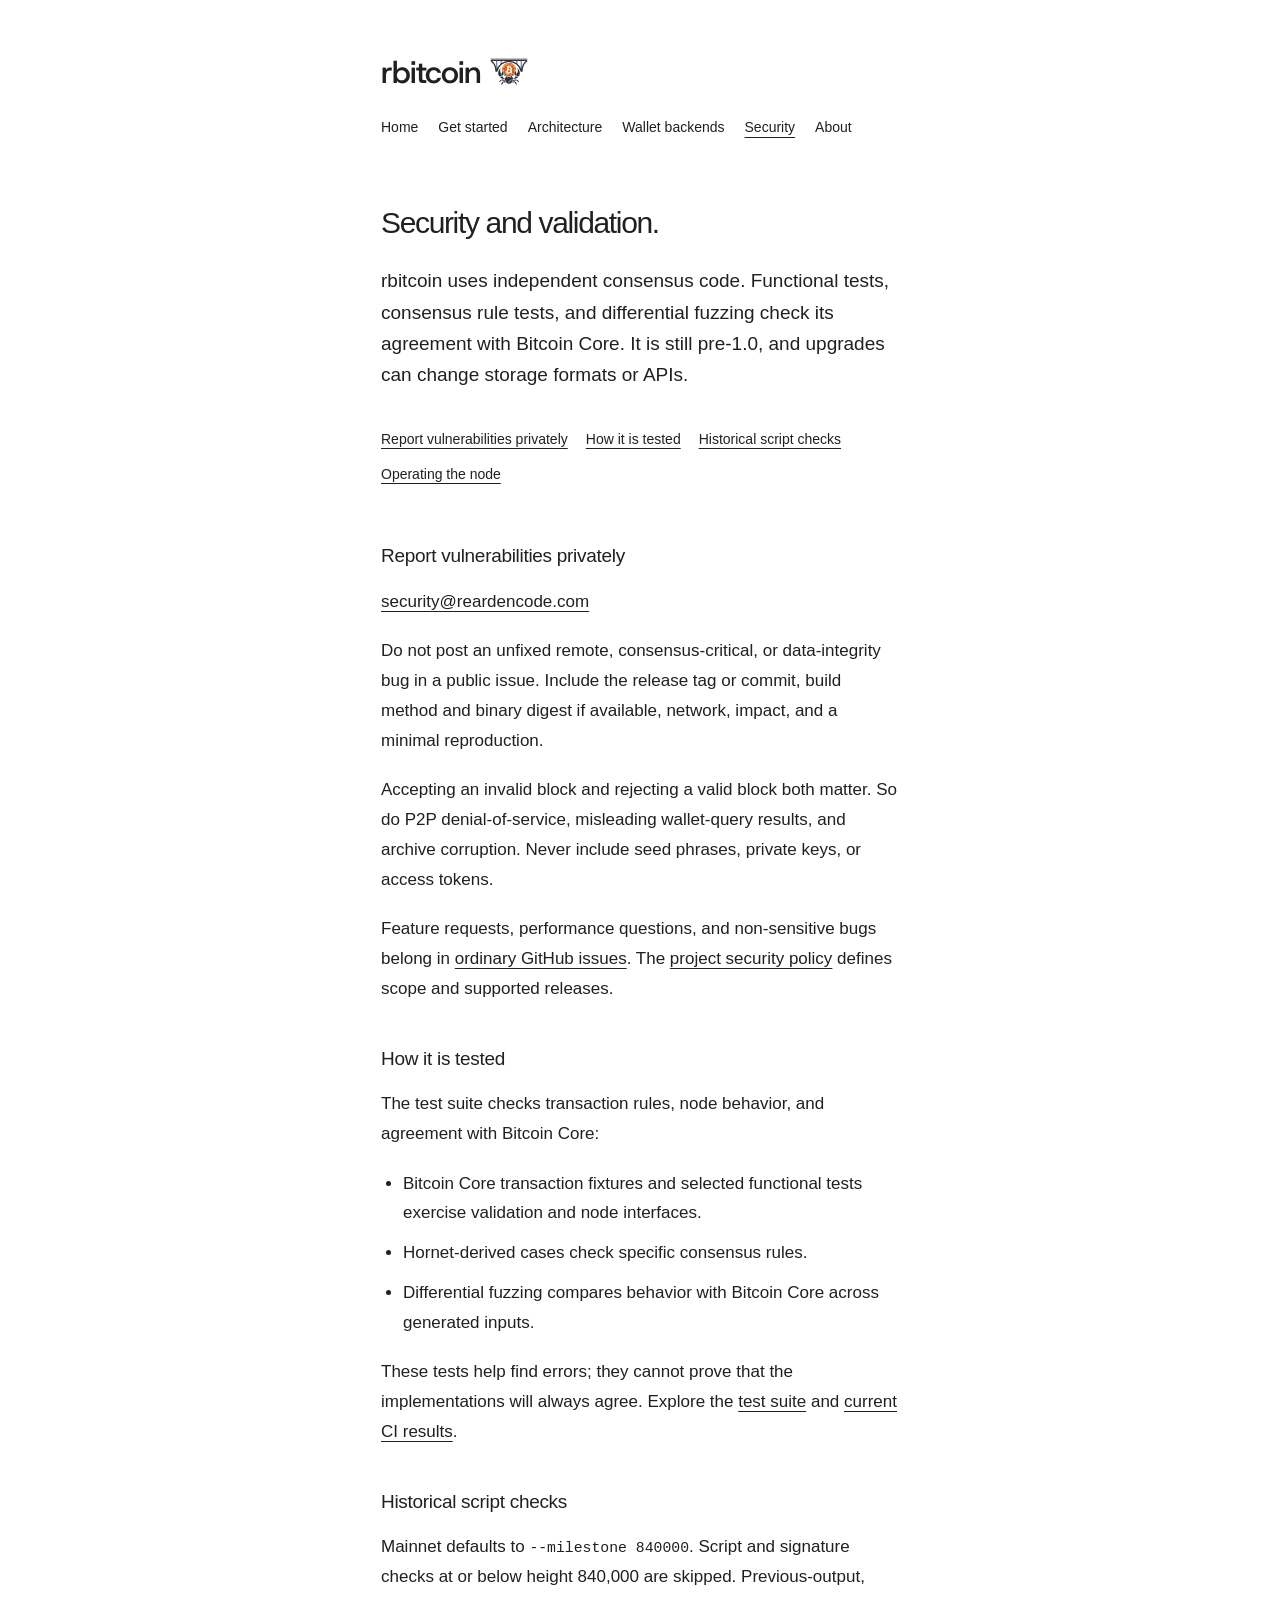
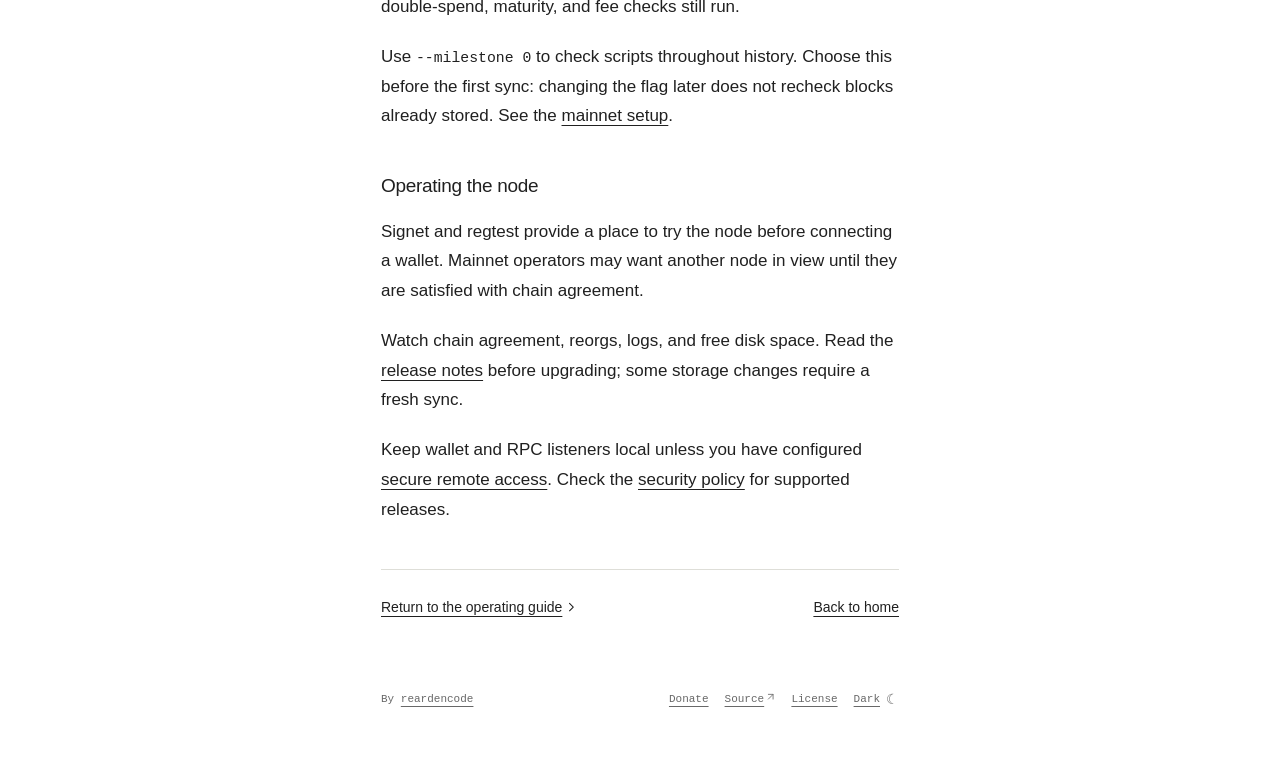
<file: public/security/index.html>
<!doctype html>
<html lang="en">
  <head>
    <meta charset="utf-8" />
    <meta content="width=device-width,initial-scale=1" name="viewport" />
    <title>Security — rbitcoin</title>
    <meta
      content="Mainnet expectations, test evidence, and private vulnerability reporting."
      name="description"
    />
    <meta content="#ffffff" name="theme-color" />
    <link href="../assets/img/favicon.svg" rel="icon" type="image/svg+xml" />
    <script src="../assets/theme.js?v=text-toggle"></script>
    <link href="../assets/site.css?v=original-brand" rel="stylesheet" />
    <link href="https://rbitcoin.org/security/" rel="canonical" />
    <link href="../site.webmanifest" rel="manifest" />
    <link href="../assets/img/apple-touch-icon.png" rel="apple-touch-icon" />
    <meta content="website" property="og:type" />
    <meta content="rbitcoin" property="og:site_name" />
    <meta content="Security — rbitcoin" property="og:title" />
    <meta
      content="Mainnet expectations, test evidence, and private vulnerability reporting."
      property="og:description"
    />
    <meta content="https://rbitcoin.org/security/" property="og:url" />
    <meta content="https://rbitcoin.org/assets/img/og-card.png" property="og:image" />
    <meta content="1200" property="og:image:width" />
    <meta content="630" property="og:image:height" />
    <meta content="rbitcoin" property="og:image:alt" />
    <meta content="summary_large_image" name="twitter:card" />
    <script defer="" src="../assets/release.js"></script>
  </head>
  <body class="site essential-site reading-page">
    <a class="skip" href="#main">Skip to content</a>
    <div class="chapter-grid">
      <header class="chapter-sidebar">
        <a class="chapter-brand" href="../index.html"
          ><span class="brand-lockup"
            ><img
              class="brand-mark wordmark-light"
              src="../assets/img/logo.svg"
              width="1000"
              height="720"
              alt=""
            /><img
              class="brand-mark wordmark-dark"
              src="../assets/img/logo-on-dark.svg"
              width="1000"
              height="720"
              alt=""
            /><span class="brand-name">rbitcoin</span></span
          ></a
        >
        <nav aria-label="Site" class="chapter-nav">
          <a href="../index.html">Home</a
          ><a href="../get-started/index.html"><span>01</span>Get started</a
          ><a href="../architecture/index.html"><span>02</span>Architecture</a
          ><a href="../wallets/index.html"><span>03</span>Wallet backends</a
          ><a aria-current="page" href="index.html"><span>04</span>Security</a
          ><a href="../about/index.html"><span>05</span>About</a>
        </nav>
      </header>
      <main class="chapter" id="main">
        <header class="chapter-title">
          <p class="chapter-kicker">04 / Security</p>
          <h1>Security and validation.</h1>
          <p class="chapter-intro">
            rbitcoin uses independent consensus code. Functional tests, consensus rule tests, and
            differential fuzzing check its agreement with Bitcoin Core. It is still pre-1.0, and
            upgrades can change storage formats or APIs.
          </p>
        </header>
        <nav aria-label="On this page" class="chapter-contents">
          <a href="#report">Report vulnerabilities privately</a><a href="#tests">How it is tested</a
          ><a href="#milestone">Historical script checks</a
          ><a href="#operations">Operating the node</a>
        </nav>
        <section id="report">
          <h2>Report vulnerabilities privately</h2>
          <p><a href="mailto:security@reardencode.com">security@reardencode.com</a></p>
          <p>
            Do not post an unfixed remote, consensus-critical, or data-integrity bug in a public
            issue. Include the release tag or commit, build method and binary digest if available,
            network, impact, and a minimal reproduction.
          </p>
          <p>
            Accepting an invalid block and rejecting a valid block both matter. So do P2P
            denial-of-service, misleading wallet-query results, and archive corruption. Never
            include seed phrases, private keys, or access tokens.
          </p>
          <p>
            Feature requests, performance questions, and non-sensitive bugs belong in
            <a href="https://github.com/reardencode/rbitcoin/issues">ordinary GitHub issues</a>. The
            <a href="https://github.com/reardencode/rbitcoin/blob/master/SECURITY.md"
              >project security policy</a
            >
            defines scope and supported releases.
          </p>
        </section>
        <section id="tests">
          <h2>How it is tested</h2>
          <p>
            The test suite checks transaction rules, node behavior, and agreement with Bitcoin Core:
          </p>
          <ul>
            <li>
              Bitcoin Core transaction fixtures and selected functional tests exercise validation
              and node interfaces.
            </li>
            <li>Hornet-derived cases check specific consensus rules.</li>
            <li>
              Differential fuzzing compares behavior with Bitcoin Core across generated inputs.
            </li>
          </ul>
          <p>
            These tests help find errors; they cannot prove that the implementations will always
            agree. Explore the
            <a
              data-release-doc="TESTING.md"
              href="https://github.com/reardencode/rbitcoin/blob/master/TESTING.md"
              >test suite</a
            >
            and <a href="https://github.com/reardencode/rbitcoin/actions">current CI results</a>.
          </p>
        </section>
        <section id="milestone">
          <h2>Historical script checks</h2>
          <p>
            Mainnet defaults to <code>--milestone 840000</code>. Script and signature checks at or
            below height 840,000 are skipped. Previous-output, double-spend, maturity, and fee
            checks still run.
          </p>
          <p>
            Use <code>--milestone 0</code> to check scripts throughout history. Choose this before
            the first sync: changing the flag later does not recheck blocks already stored. See the
            <a href="../get-started/index.html#mainnet">mainnet setup</a>.
          </p>
        </section>
        <section id="operations">
          <h2>Operating the node</h2>
          <p>
            Signet and regtest provide a place to try the node before connecting a wallet. Mainnet
            operators may want another node in view until they are satisfied with chain agreement.
          </p>
          <p>
            Watch chain agreement, reorgs, logs, and free disk space. Read the
            <a href="https://github.com/reardencode/rbitcoin/blob/master/CHANGELOG.md"
              >release notes</a
            >
            before upgrading; some storage changes require a fresh sync.
          </p>
          <p>
            Keep wallet and RPC listeners local unless you have configured
            <a href="../wallets/index.html#exposure">secure remote access</a>. Check the
            <a href="https://github.com/reardencode/rbitcoin/blob/master/SECURITY.md"
              >security policy</a
            >
            for supported releases.
          </p>
        </section>
        <nav aria-label="Continue reading" class="chapter-next">
          <a href="../get-started/index.html"
            >Return to the operating guide<svg
              aria-hidden="true"
              class="link-icon"
              fill="none"
              focusable="false"
              height="12"
              stroke="currentColor"
              stroke-linecap="round"
              stroke-linejoin="round"
              stroke-width="1.4"
              viewBox="0 0 16 16"
              width="12"
              xmlns="http://www.w3.org/2000/svg"
            >
              <path d="m6 3 5 5-5 5"></path></svg></a
          ><a href="../index.html">Back to home</a>
        </nav>
      </main>
    </div>
    <footer class="site-colophon">
      <span>By <a href="https://x.com/reardencode">reardencode</a></span>
      <nav aria-label="Project information">
        <a href="../about/index.html#donate">Donate</a
        ><a class="source-link" href="https://github.com/reardencode/rbitcoin"
          ><span>Source</span
          ><svg
            aria-hidden="true"
            class="link-icon"
            fill="none"
            focusable="false"
            height="12"
            stroke="currentColor"
            stroke-linecap="round"
            stroke-linejoin="round"
            stroke-width="1.4"
            viewBox="0 0 16 16"
            width="12"
            xmlns="http://www.w3.org/2000/svg"
          >
            <path d="M4 12 12 4M4 4h8v8"></path></svg></a
        ><a href="../NOTICE.txt">License</a
        ><button aria-label="Switch color theme" class="theme-toggle" hidden="" type="button">
          <span class="theme-label">Dark</span
          ><span aria-hidden="true" class="theme-symbol">☾</span>
        </button>
      </nav>
    </footer>
  </body>
</html>
</file>
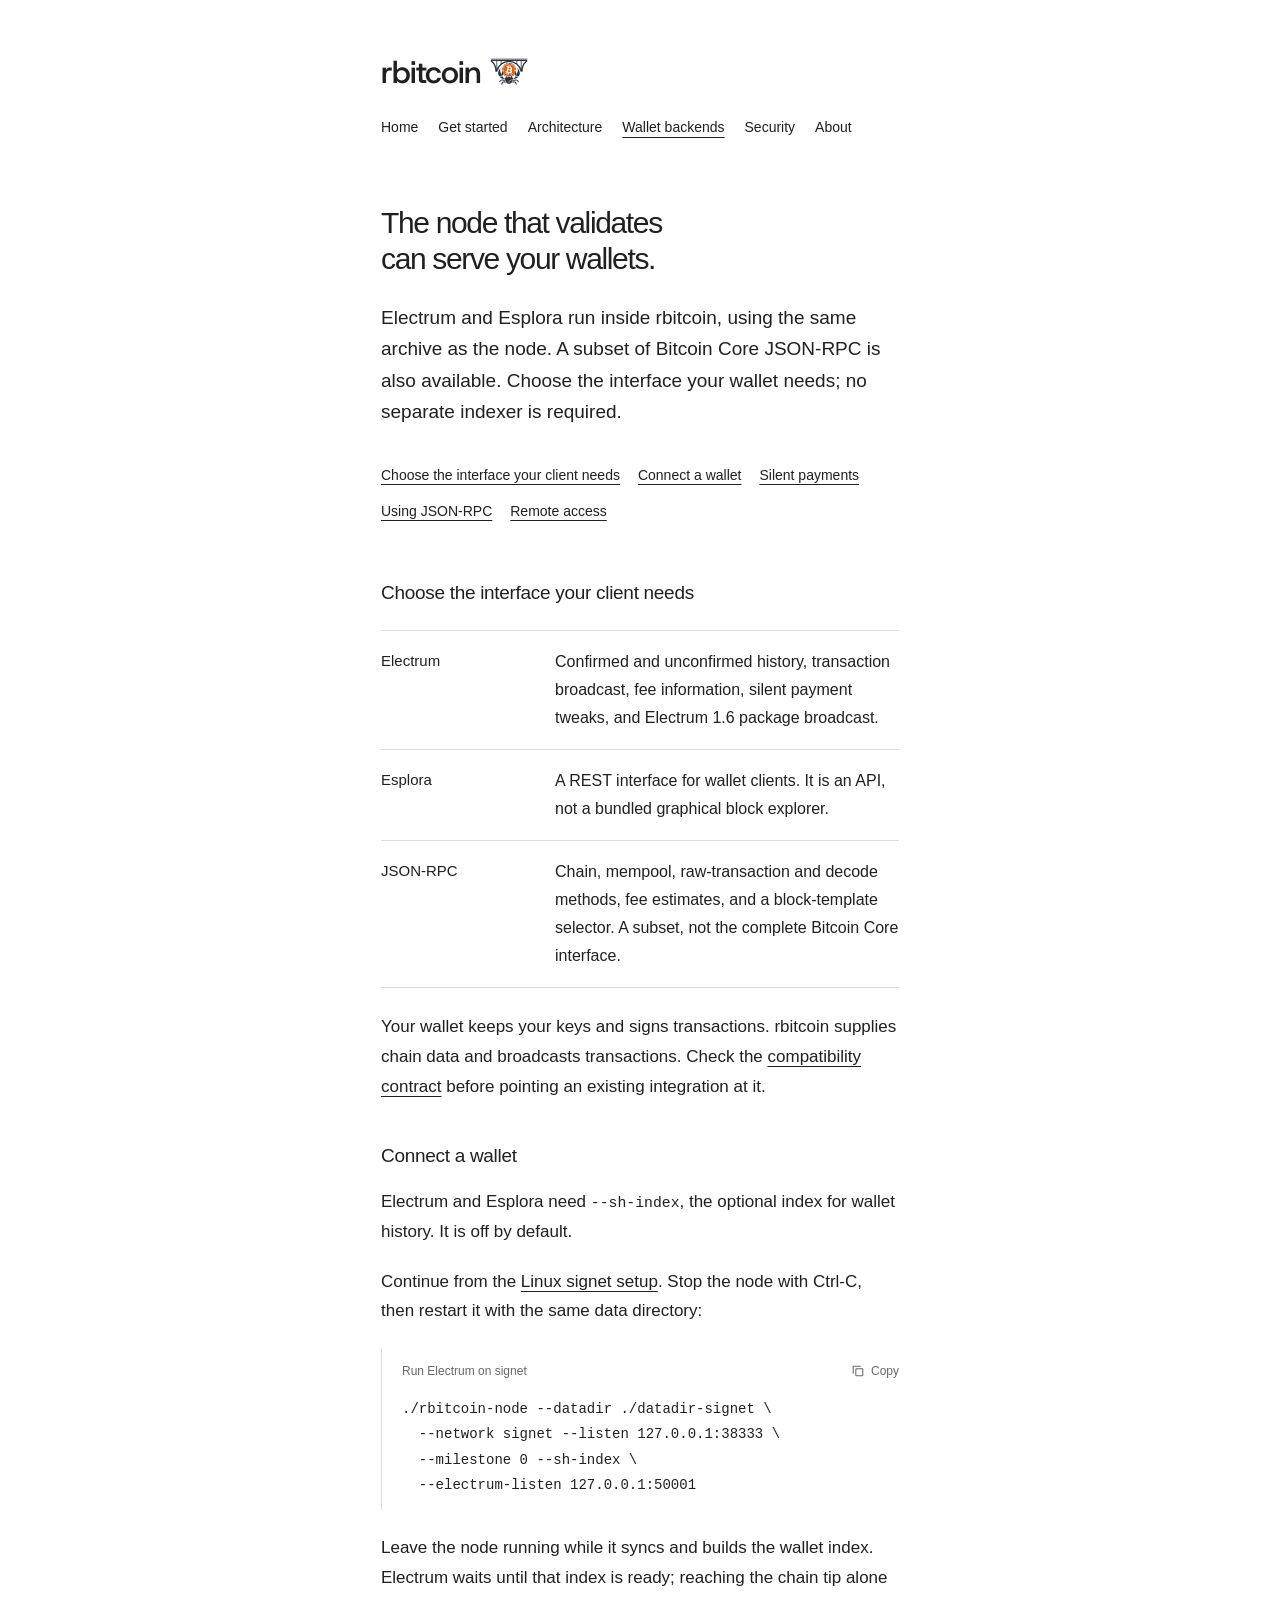
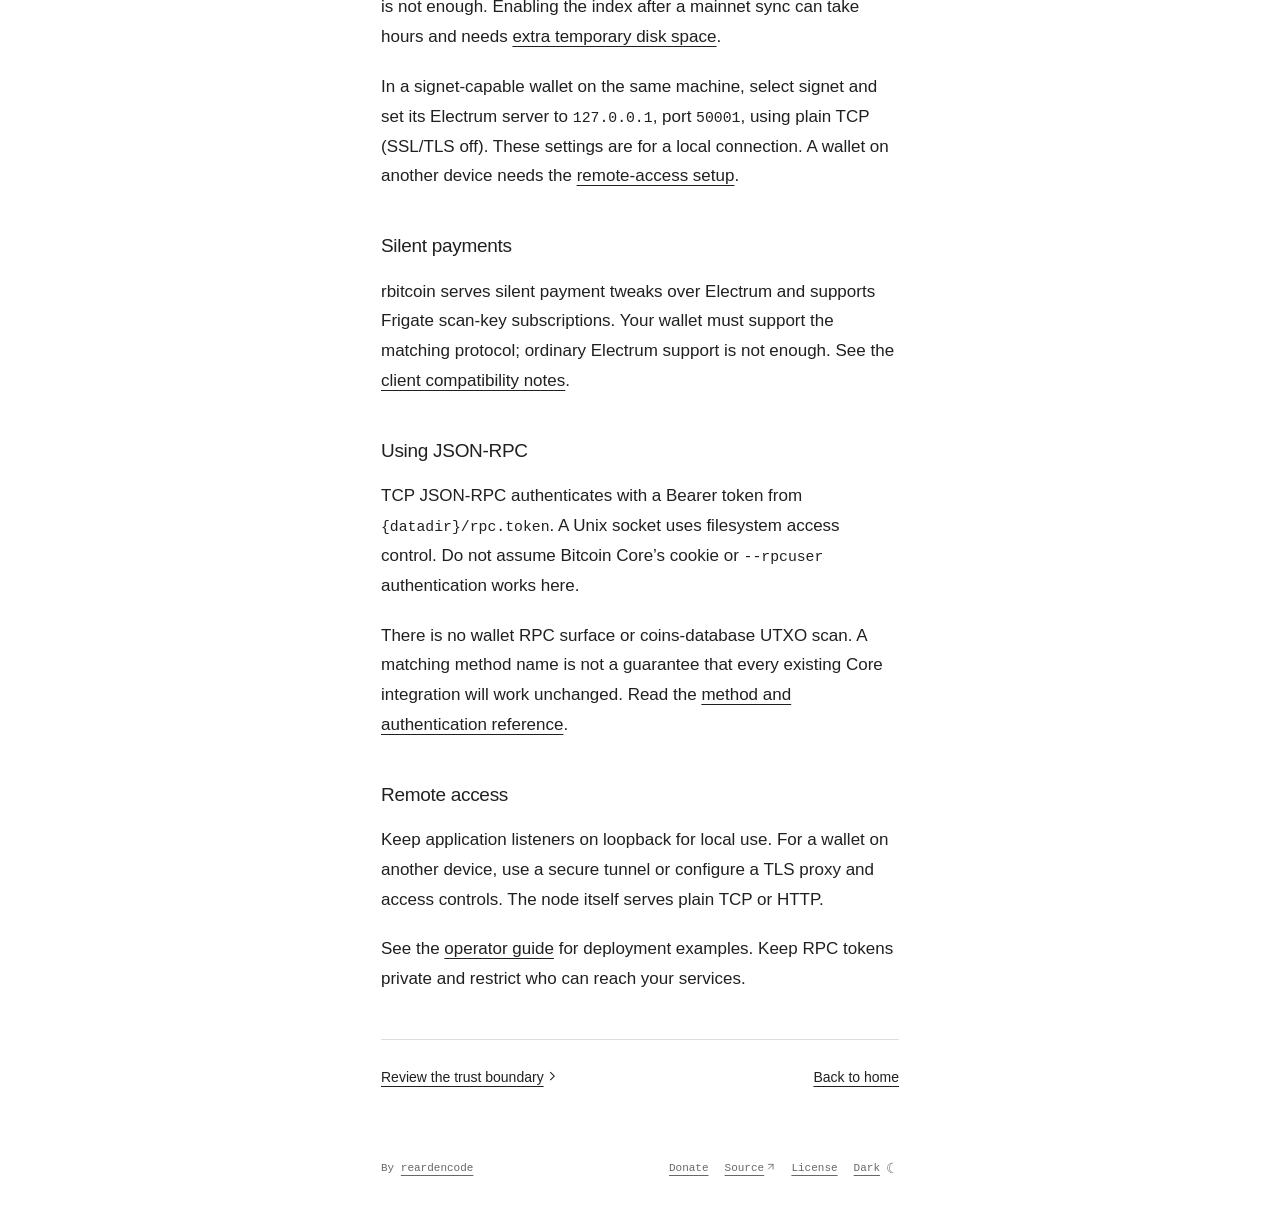
<file: public/wallets/index.html>
<!doctype html>
<html lang="en">
  <head>
    <meta charset="utf-8" />
    <meta content="width=device-width,initial-scale=1" name="viewport" />
    <title>Wallet backends — rbitcoin</title>
    <meta
      content="Electrum, silent payments, Esplora, and the JSON-RPC boundary."
      name="description"
    />
    <meta content="#ffffff" name="theme-color" />
    <link href="../assets/img/favicon.svg" rel="icon" type="image/svg+xml" />
    <script src="../assets/theme.js?v=text-toggle"></script>
    <link href="../assets/site.css?v=original-brand" rel="stylesheet" />
    <script defer="" src="../assets/code-copy.js?v=addresses"></script>
    <link href="https://rbitcoin.org/wallets/" rel="canonical" />
    <link href="../site.webmanifest" rel="manifest" />
    <link href="../assets/img/apple-touch-icon.png" rel="apple-touch-icon" />
    <meta content="website" property="og:type" />
    <meta content="rbitcoin" property="og:site_name" />
    <meta content="Wallet backends — rbitcoin" property="og:title" />
    <meta
      content="Electrum, silent payments, Esplora, and the JSON-RPC boundary."
      property="og:description"
    />
    <meta content="https://rbitcoin.org/wallets/" property="og:url" />
    <meta content="https://rbitcoin.org/assets/img/og-card.png" property="og:image" />
    <meta content="1200" property="og:image:width" />
    <meta content="630" property="og:image:height" />
    <meta content="rbitcoin" property="og:image:alt" />
    <meta content="summary_large_image" name="twitter:card" />
    <script defer="" src="../assets/release.js"></script>
  </head>
  <body class="site essential-site reading-page">
    <a class="skip" href="#main">Skip to content</a>
    <div class="chapter-grid">
      <header class="chapter-sidebar">
        <a class="chapter-brand" href="../index.html"
          ><span class="brand-lockup"
            ><img
              class="brand-mark wordmark-light"
              src="../assets/img/logo.svg"
              width="1000"
              height="720"
              alt=""
            /><img
              class="brand-mark wordmark-dark"
              src="../assets/img/logo-on-dark.svg"
              width="1000"
              height="720"
              alt=""
            /><span class="brand-name">rbitcoin</span></span
          ></a
        >
        <nav aria-label="Site" class="chapter-nav">
          <a href="../index.html">Home</a
          ><a href="../get-started/index.html"><span>01</span>Get started</a
          ><a href="../architecture/index.html"><span>02</span>Architecture</a
          ><a aria-current="page" href="index.html"><span>03</span>Wallet backends</a
          ><a href="../security/index.html"><span>04</span>Security</a
          ><a href="../about/index.html"><span>05</span>About</a>
        </nav>
      </header>
      <main class="chapter" id="main">
        <header class="chapter-title">
          <p class="chapter-kicker">03 / Wallet backends</p>
          <h1>The node that validates can serve your wallets.</h1>
          <p class="chapter-intro">
            Electrum and Esplora run inside rbitcoin, using the same archive as the node. A subset
            of Bitcoin Core JSON-RPC is also available. Choose the interface your wallet needs; no
            separate indexer is required.
          </p>
        </header>
        <nav aria-label="On this page" class="chapter-contents">
          <a href="#interfaces">Choose the interface your client needs</a
          ><a href="#electrum">Connect a wallet</a><a href="#silent-payments">Silent payments</a
          ><a href="#rpc">Using JSON-RPC</a><a href="#exposure">Remote access</a>
        </nav>
        <section id="interfaces">
          <h2>Choose the interface your client needs</h2>
          <dl class="fact-list">
            <div>
              <dt>Electrum</dt>
              <dd>
                Confirmed and unconfirmed history, transaction broadcast, fee information, silent
                payment tweaks, and Electrum 1.6 package broadcast.
              </dd>
            </div>
            <div>
              <dt>Esplora</dt>
              <dd>
                A REST interface for wallet clients. It is an API, not a bundled graphical block
                explorer.
              </dd>
            </div>
            <div>
              <dt>JSON-RPC</dt>
              <dd>
                Chain, mempool, raw-transaction and decode methods, fee estimates, and a
                block-template selector. A subset, not the complete Bitcoin Core interface.
              </dd>
            </div>
          </dl>
          <p>
            Your wallet keeps your keys and signs transactions. rbitcoin supplies chain data and
            broadcasts transactions. Check the
            <a
              data-release-doc="COMPAT.md"
              href="https://github.com/reardencode/rbitcoin/blob/master/COMPAT.md"
              >compatibility contract</a
            >
            before pointing an existing integration at it.
          </p>
        </section>
        <section id="electrum">
          <h2>Connect a wallet</h2>
          <p>
            Electrum and Esplora need <code>--sh-index</code>, the optional index for wallet
            history. It is off by default.
          </p>
          <p>
            Continue from the <a href="../get-started/index.html#signet">Linux signet setup</a>.
            Stop the node with Ctrl-C, then restart it with the same data directory:
          </p>
          <figure class="command-block">
            <figcaption>
              <span id="electrum-label">Run Electrum on signet</span
              ><button
                aria-label="Copy Electrum command"
                class="copy-command"
                hidden=""
                type="button"
              >
                <svg
                  aria-hidden="true"
                  fill="none"
                  height="14"
                  stroke="currentColor"
                  stroke-width="1.2"
                  viewBox="0 0 16 16"
                  width="14"
                >
                  <rect height="8" rx="1" width="8" x="5.5" y="5.5"></rect>
                  <path d="M10.5 3V2.5h-8v8H3"></path></svg
                ><span>Copy</span>
              </button>
            </figcaption>
            <pre
              aria-labelledby="electrum-label"
              tabindex="0"
            ><code>./rbitcoin-node --datadir ./datadir-signet \
  --network signet --listen 127.0.0.1:38333 \
  --milestone 0 --sh-index \
  --electrum-listen 127.0.0.1:50001</code></pre>
            <p aria-live="polite" class="copy-status" role="status"></p>
          </figure>
          <p>
            Leave the node running while it syncs and builds the wallet index. Electrum waits until
            that index is ready; reaching the chain tip alone is not enough. Enabling the index
            after a mainnet sync can take hours and needs
            <a href="../architecture/index.html#storage">extra temporary disk space</a>.
          </p>
          <p>
            In a signet-capable wallet on the same machine, select signet and set its Electrum
            server to <code>127.0.0.1</code>, port <code>50001</code>, using plain TCP (SSL/TLS
            off). These settings are for a local connection. A wallet on another device needs the
            <a href="#exposure">remote-access setup</a>.
          </p>
        </section>
        <section id="silent-payments">
          <h2>Silent payments</h2>
          <p>
            rbitcoin serves silent payment tweaks over Electrum and supports Frigate scan-key
            subscriptions. Your wallet must support the matching protocol; ordinary Electrum support
            is not enough. See the
            <a
              data-release-doc="COMPAT.md#tweaks-stream-vs-sparrow--frigate"
              href="https://github.com/reardencode/rbitcoin/blob/master/COMPAT.md#tweaks-stream-vs-sparrow--frigate"
              >client compatibility notes</a
            >.
          </p>
        </section>
        <section id="rpc">
          <h2>Using JSON-RPC</h2>
          <p>
            TCP JSON-RPC authenticates with a Bearer token from <code>{datadir}/rpc.token</code>. A
            Unix socket uses filesystem access control. Do not assume Bitcoin Core’s cookie or
            <code>--rpcuser</code> authentication works here.
          </p>
          <p>
            There is no wallet RPC surface or coins-database UTXO scan. A matching method name is
            not a guarantee that every existing Core integration will work unchanged. Read the
            <a
              data-release-doc="docs/rpc.md"
              href="https://github.com/reardencode/rbitcoin/blob/master/docs/rpc.md"
              >method and authentication reference</a
            >.
          </p>
        </section>
        <section id="exposure">
          <h2>Remote access</h2>
          <p>
            Keep application listeners on loopback for local use. For a wallet on another device,
            use a secure tunnel or configure a TLS proxy and access controls. The node itself serves
            plain TCP or HTTP.
          </p>
          <p>
            See the
            <a
              data-release-doc="OPERATOR.md"
              href="https://github.com/reardencode/rbitcoin/blob/master/OPERATOR.md"
              >operator guide</a
            >
            for deployment examples. Keep RPC tokens private and restrict who can reach your
            services.
          </p>
        </section>
        <nav aria-label="Continue reading" class="chapter-next">
          <a href="../security/index.html"
            >Review the trust boundary<svg
              aria-hidden="true"
              class="link-icon"
              fill="none"
              focusable="false"
              height="12"
              stroke="currentColor"
              stroke-linecap="round"
              stroke-linejoin="round"
              stroke-width="1.4"
              viewBox="0 0 16 16"
              width="12"
              xmlns="http://www.w3.org/2000/svg"
            >
              <path d="m6 3 5 5-5 5"></path></svg></a
          ><a href="../index.html">Back to home</a>
        </nav>
      </main>
    </div>
    <footer class="site-colophon">
      <span>By <a href="https://x.com/reardencode">reardencode</a></span>
      <nav aria-label="Project information">
        <a href="../about/index.html#donate">Donate</a
        ><a class="source-link" href="https://github.com/reardencode/rbitcoin"
          ><span>Source</span
          ><svg
            aria-hidden="true"
            class="link-icon"
            fill="none"
            focusable="false"
            height="12"
            stroke="currentColor"
            stroke-linecap="round"
            stroke-linejoin="round"
            stroke-width="1.4"
            viewBox="0 0 16 16"
            width="12"
            xmlns="http://www.w3.org/2000/svg"
          >
            <path d="M4 12 12 4M4 4h8v8"></path></svg></a
        ><a href="../NOTICE.txt">License</a
        ><button aria-label="Switch color theme" class="theme-toggle" hidden="" type="button">
          <span class="theme-label">Dark</span
          ><span aria-hidden="true" class="theme-symbol">☾</span>
        </button>
      </nav>
    </footer>
  </body>
</html>
</file>
<file: public/assets/site.css>
/* Essential: original typography, responsive layout, and reading styles. */

* {
  box-sizing: border-box;
}

html {
  scroll-padding-top: 30px;
}

body {
  margin: 0;
  background: var(--paper);
  color: var(--ink);
  font-size: 19px;
  line-height: 1.65;
}

a {
  color: inherit;
  text-decoration-thickness: 1px;
  text-underline-offset: 4px;
}

a:hover {
  color: var(--accent);
}

a:focus-visible,
button:focus-visible,
summary:focus-visible {
  outline: 2px solid var(--accent);
  outline-offset: 5px;
}

button {
  font: inherit;
  color: inherit;
  cursor: pointer;
}

h1,
h2,
h3,
p,
figure,
pre,
dl {
  margin: 0;
}

h1,
h2,
h3 {
  font-weight: 400;
}

p + p {
  margin-top: 1.2em;
}

h2,
h3,
[id] {
  scroll-margin-top: 30px;
}

::selection {
  background: var(--selection-bg);
  color: var(--selection-ink);
}

.skip {
  position: fixed;
  top: 0;
  left: 20px;
  padding: 10px 20px;
  transform: translateY(-150%);
  background: var(--ink);
  color: var(--paper);
  z-index: 9;
}

.skip:focus {
  transform: none;
}

pre {
  font: 12px/1.9 var(--mono);
  white-space: pre-wrap;
  overflow-wrap: anywhere;
}

summary {
  cursor: pointer;
}

footer a {
  display: inline-block;
  padding: 3px 0;
}

@media (prefers-reduced-motion: no-preference) {
  a,
  button,
  summary {
    transition:
      color 120ms ease-out,
      border-color 120ms ease-out,
      background-color 120ms ease-out;
  }
}

@media (max-width: 700px) {
  body {
    font-size: 18px;
  }
}

@media print {
  body {
    background: white !important;
    color: black !important;
    font-size: 11pt !important;
  }

  .skip {
    display: none !important;
  }

  a {
    color: inherit !important;
  }

  h1,
  h2,
  h3 {
    break-after: avoid;
  }

  figure,
  pre {
    break-inside: avoid;
  }

  details {
    display: block;
  }

  details > * {
    display: block !important;
  }

  details::details-content {
    content-visibility: visible !important;
    display: block !important;
  }

  details summary {
    list-style: none;
  }

  footer {
    break-inside: avoid;
  }

  a[href^='https://github.com']
  {
    text-decoration: underline;
  }

  * {
    box-shadow: none !important;
    position: static !important;
  }
}

:root {
  --paper: #fff;
  --ink: #202020;
  --muted: #686868;
  --line: #e0e0e0;
  --accent: #202020;
  --rule: #deded8;
  --selection-bg: #222;
  --selection-ink: #fff;
  color-scheme: light;
  --sans: Arial, Helvetica, sans-serif;
  --mono: "SFMono-Regular", Consolas, "Liberation Mono", monospace;
}

body {
  font-family: Arial, Helvetica, sans-serif;
  font-size: 19px;
  line-height: 1.65;
}

.essential {
  max-width: 566px;
  margin: 105px auto 75px;
  padding: 0 24px;
}

.essential h1 {
  font-size: 38px;
  line-height: 1.1;
  letter-spacing: -1.8px;
  font-weight: 600;
  margin-bottom: 40px;
}

.essential h1 a {
  text-decoration: none;
}

.essential .opening {
  font-size: 24px;
  letter-spacing: -0.5px;
  line-height: 1.5;
  margin-bottom: 20px;
}

.essential p {
  margin-top: 0;
  margin-bottom: 23px;
}

.essential .links {
  margin-top: 30px;
  margin-bottom: 58px;
  display: flex;
  gap: 26px;
  font-size: 15px;
}

.essential h2 {
  font-size: 12px;
  line-height: 1.5;
  font-weight: 600;
  margin: 0 0 15px;
  letter-spacing: 0.015em;
}

.essential section {
  margin-top: 40px;
}

.essential .small {
  font-size: 15px;
  line-height: 1.8;
  color: var(--muted);
}

.essential .small a {
  color: var(--ink);
}

.essential footer {
  border-top: 1px solid var(--line);
  margin-top: 55px;
  padding-top: 17px;
  font-size: 11px;
  line-height: 1.8;
  color: var(--muted);
}

.essential footer a {
  color: var(--ink);
}

@media (max-width: 700px) {
  .essential {
    margin-top: 68px;
    margin-bottom: 40px;
    padding: 0 27px;
    max-width: 570px;
  }

  .essential h1 {
    font-size: 35px;
    margin-bottom: 32px;
  }

  .essential .opening {
    font-size: 23px;
  }

  .essential .links {
    margin-bottom: 43px;
  }

  .essential p {
    font-size: 18px;
  }

  .essential .small {
    font-size: 14px;
  }

  .essential section {
    margin-top: 34px;
  }

  .essential footer {
    margin-top: 42px;
  }
}

@media print {
  .essential {
    margin: 20px auto;
    padding: 0;
    max-width: 36em;
  }

  .essential h1 {
    font-size: 25pt;
  }

  .essential .opening {
    font-size: 15pt;
  }

  .essential section {
    margin-top: 20px;
  }

  .essential .links {
    margin-bottom: 25px;
  }

  .essential footer {
    margin-top: 30px;
  }
}

.link-icon {
  display: inline-block;
  width: 0.86em;
  height: 0.86em;
  vertical-align: -0.03em;
  margin-left: 0.16em;
  flex: none;
  overflow: visible;
  pointer-events: none;
}

.site a {
  overflow-wrap: anywhere;
}

.site code {
  font-family: var(--mono);
  font-size: 0.87em;
  overflow-wrap: anywhere;
}

.site-colophon {
  display: flex;
  align-items: baseline;
  justify-content: space-between;
  gap: 20px;
  max-width: 1296px;
  margin: 40px auto 0;
  padding: 0 clamp(24px, 5vw, 72px);
  width: 100%;
  font: 12px/1.7 var(--mono);
  color: var(--muted);
}

.site-colophon nav {
  display: flex;
  gap: 18px;
  flex-wrap: wrap;
}

.site-colophon a {
  display: inline-block;
  padding: 5px 0;
}

.essential-site .essential {
  margin-top: 105px;
}

.essential-site .essential .site-colophon {
  padding: 17px 0 0;
  max-width: none;
  margin: 50px 0 0;
}

.essential-site .essential h2 {
  font-size: 14px;
}

.essential-site .essential .small {
  font-size: 15px;
}

.essential-site ::selection {
  background: var(--selection-bg);
  color: var(--selection-ink);
}

.chapter-grid {
  width: min(1280px, 100%);
  margin: 0 auto;
  padding: 85px clamp(24px, 5vw, 72px) 40px;
  display: grid;
  grid-template-columns: minmax(170px, 0.8fr) minmax(0, 2fr);
  gap: 10%;
}

.chapter-sidebar {
  align-self: start;
}

.chapter-brand {
  display: inline-block;
  font: 500 22px/1.2 var(--sans);
  letter-spacing: -1.5px;
  text-decoration: none;
  padding: 0 0 24px;
  color: var(--ink) !important;
}

.chapter-nav {
  display: flex;
  flex-direction: column;
  align-items: flex-start;
  gap: 8px;
  font: 14px/1.5 var(--mono);
}

.chapter-nav a {
  padding: 5px 0;
  text-decoration: none;
}

.chapter-nav a:hover,
.chapter-nav a[aria-current] {
  text-decoration: underline;
  text-underline-offset: 5px;
}

.chapter-nav span {
  display: inline-block;
  min-width: 28px;
  color: var(--muted);
  font-size: 12px;
}

.chapter {
  min-width: 0;
  max-width: 690px;
  font: 17px/1.75 var(--sans);
}

.chapter-title {
  margin-bottom: 35px;
}

.chapter-kicker {
  font: 12px/1.6 var(--mono);
  color: var(--muted);
  margin-bottom: 18px !important;
}

.chapter h1 {
  font-size: 34px;
  line-height: 1.22;
  letter-spacing: -1.35px;
  font-weight: 400;
  margin: 0 0 24px;
}

.chapter-intro {
  font-size: 19px;
  line-height: 1.65;
}

.chapter p {
  margin: 0 0 20px;
}

.chapter p:last-child {
  margin-bottom: 0;
}

.chapter section {
  margin: 42px 0 0;
  scroll-margin-top: 30px;
}

.chapter h2 {
  font-size: 19px;
  line-height: 1.4;
  font-weight: 500;
  margin: 0 0 17px;
  letter-spacing: -0.3px;
}

.chapter-contents {
  display: flex;
  flex-wrap: wrap;
  gap: 8px 20px;
  padding: 20px 0;
  border-top: 1px solid var(--rule);
  border-bottom: 1px solid var(--rule);
  font: 14px/1.55 var(--sans);
}

.chapter-contents a {
  padding: 3px 0;
}

.chapter .annotation {
  font: 14px/1.65 var(--sans);
  color: var(--muted);
}

.chapter pre {
  margin: 23px 0;
  padding: 17px 0 17px 20px;
  border-left: 1px solid var(--rule);
  font: 14px/1.8 var(--mono);
  white-space: pre-wrap;
  overflow-wrap: anywhere;
}

.chapter pre code {
  font: inherit;
}

.fact-list {
  margin: 24px 0;
}

.fact-list > div {
  display: grid;
  grid-template-columns: minmax(110px, 0.65fr) minmax(0, 1.5fr);
  gap: 25px;
  padding: 17px 0;
  border-top: 1px solid var(--rule);
}

.fact-list > div:last-child {
  border-bottom: 1px solid var(--rule);
}

.fact-list dt {
  font-size: 15px;
  font-weight: 500;
}

.fact-list dd {
  margin: 0;
  font-size: 16px;
}

.chapter table {
  width: 100%;
  border-collapse: collapse;
  margin: 24px 0;
  table-layout: fixed;
  font-size: 15px;
  line-height: 1.6;
}

.chapter caption {
  text-align: left;
  font: 12px/1.6 var(--mono);
  color: var(--muted);
  margin-bottom: 15px;
}

.chapter th,
.chapter td {
  text-align: left;
  vertical-align: top;
  border-bottom: 1px solid var(--rule);
  padding: 14px 12px 14px 0;
  overflow-wrap: anywhere;
}

.chapter th {
  font-weight: 500;
}

.chapter th:first-child {
  width: 34%;
}

.chapter-next {
  display: flex;
  align-items: baseline;
  justify-content: space-between;
  flex-wrap: wrap;
  gap: 20px;
  margin-top: 45px;
  padding-top: 20px;
  border-top: 1px solid var(--rule);
  font-size: 14px;
}

.chapter-next a {
  padding: 5px 0;
}

.essential-site.reading-page .chapter-grid {
  display: block;
  max-width: 614px;
  padding-top: 55px;
}

.essential-site.reading-page .chapter-sidebar {
  margin-bottom: 62px;
}

.essential-site.reading-page .chapter-nav {
  flex-direction: row;
  flex-wrap: wrap;
  gap: 7px 20px;
  font-family: var(--sans);
}

.essential-site.reading-page .chapter-nav span {
  display: none;
}

.essential-site.reading-page .chapter-brand {
  font-size: 26px;
  font-weight: 600;
}

.essential-site.reading-page .chapter h1 {
  font-size: 30px;
  font-weight: 500;
}

.essential-site.reading-page .chapter-kicker {
  display: none;
}

.essential-site.reading-page .chapter-contents {
  border: 0;
  padding: 0 0 12px;
  gap: 8px 18px;
}

@media (max-width: 800px) {
  .chapter-grid {
    grid-template-columns: minmax(140px, 0.7fr) minmax(0, 2fr);
    gap: 30px;
  }

  .chapter h1 {
    font-size: 29px;
  }
}

@media (max-width: 650px) {
  .site-colophon {
    display: block;
  }

  .site-colophon nav {
    margin-top: 8px;
  }

  .essential-site .essential {
    margin-top: 65px;
  }

  .essential-site .essential .links {
    flex-wrap: wrap;
  }

  .chapter-grid {
    display: block;
    padding: 35px 27px;
  }

  .chapter-sidebar {
    margin-bottom: 45px;
  }

  .chapter-brand {
    padding-bottom: 20px;
  }

  .chapter-nav {
    flex-direction: row;
    flex-wrap: wrap;
    gap: 6px 18px;
    font-size: 14px;
  }

  .chapter-nav span {
    display: none;
  }

  .chapter {
    padding-top: 0;
    font-size: 16px;
  }

  .chapter h1 {
    font-size: 28px;
    letter-spacing: -1px;
  }

  .chapter-intro {
    font-size: 18px;
  }

  .essential-site.reading-page .chapter-grid {
    padding-top: 35px;
  }

  .essential-site.reading-page .chapter-sidebar {
    margin-bottom: 42px;
  }

  .chapter section {
    margin-top: 36px;
  }

  .fact-list > div {
    grid-template-columns: minmax(0, 1fr);
    gap: 8px;
  }

  .chapter pre {
    padding-left: 12px;
    font-size: 13px;
  }

  .chapter-contents {
    display: block;
  }

  .chapter-contents a {
    display: block;
    padding: 6px 0;
  }

  .chapter table {
    font-size: 14px;
  }

  .chapter th:first-child {
    width: 38%;
  }
}

@media print {
  .chapter-nav,
  .chapter-contents,
  .chapter-next,
  .site-colophon {
    display: none !important;
  }

  .chapter-grid {
    display: block !important;
    padding: 0 !important;
    margin: 0;
    max-width: none;
    width: 100%;
  }

  .chapter-sidebar {
    margin: 0 0 20px;
  }

  .chapter-brand {
    padding: 0;
  }

  .chapter {
    padding: 0;
    max-width: none;
    font-size: 11pt;
  }

  .chapter h1 {
    font-size: 24pt !important;
  }

  .chapter-intro {
    font-size: 12pt;
  }

  .chapter section {
    break-inside: auto;
    margin-top: 25px;
  }

  .chapter h2 {
    break-after: avoid;
  }

  .chapter table {
    font-size: 10pt;
  }

  .chapter tr,
  .fact-list > div {
    break-inside: avoid;
  }

  .chapter pre {
    font-size: 9pt;
  }
}

.site > .site-colophon {
  padding-bottom: 40px;
}

/* Theme follows the system until the reader makes a choice. */
:root[data-theme="dark"] {
  --paper: #171818;
  --ink: #e9e8e4;
  --muted: #aaa9a4;
  --line: #3b3d3c;
  --rule: #3b3d3c;
  --accent: #fff;
  --selection-bg: #deddd7;
  --selection-ink: #171818;
  color-scheme: dark;
}

@media (prefers-color-scheme: dark) {
  :root:not([data-theme="light"]) {
    --paper: #171818;
    --ink: #e9e8e4;
    --muted: #aaa9a4;
    --line: #3b3d3c;
    --rule: #3b3d3c;
    --accent: #fff;
    --selection-bg: #deddd7;
    --selection-ink: #171818;
    color-scheme: dark;
  }
}

/* Quiet, keyboard-accessible control in the footer. */
.theme-toggle {
  display: inline-flex;
  align-items: center;
  gap: 6px;
  min-height: 44px;
  padding: 5px 0;
  border: 0;
  border-radius: 0;
  background: transparent;
  color: inherit;
  font: inherit;
  cursor: pointer;
}
.theme-toggle[hidden] {
  display: none;
}
.theme-toggle:hover {
  color: var(--accent);
}
.theme-label {
  text-decoration: underline;
  text-decoration-thickness: 1px;
  text-underline-offset: 4px;
}
.theme-symbol {
  font-family: var(--sans);
  font-size: 14px;
  line-height: 1;
}
.essential footer .theme-toggle {
  color: var(--ink);
}
@media print {
  :root,
  :root[data-theme],
  :root:not([data-theme="light"]) {
    --paper: #fff !important;
    --ink: #202020 !important;
    --muted: #686868 !important;
    --line: #e0e0e0 !important;
    --rule: #deded8 !important;
    --accent: #202020 !important;
    color-scheme: light !important;
  }
  .theme-toggle {
    display: none !important;
  }
}

/* Original mark with Host Grotesk Medium lettering. */
@font-face {
  font-family: "Host Grotesk";
  src: url("fonts/HostGrotesk-Medium.ttf") format("truetype");
  font-style: normal;
  font-weight: 500;
  font-display: swap;
}
.brand-lockup {
  display: inline-flex;
  align-items: center;
  gap: 12px;
  vertical-align: middle;
}
.brand-name {
  order: -1;
  font:
    500 44px/1 "Host Grotesk",
    Arial,
    sans-serif;
  letter-spacing: -1.5px;
}
.brand-mark {
  display: block;
  width: 52px;
  height: auto;
  flex: none;
}
.chapter-brand .brand-lockup {
  gap: 9px;
}
.chapter-brand .brand-name {
  font-size: 31px;
  letter-spacing: -1px;
}
.chapter-brand .brand-mark {
  width: 38px;
}
.site-colophon nav {
  align-items: center;
}
.wordmark-dark {
  display: none;
}
:root[data-theme="dark"] .wordmark-light {
  display: none;
}
:root[data-theme="dark"] .wordmark-dark {
  display: block;
}
@media (prefers-color-scheme: dark) {
  :root:not([data-theme="light"]) .wordmark-light {
    display: none;
  }
  :root:not([data-theme="light"]) .wordmark-dark {
    display: block;
  }
}
@media print {
  .wordmark-light {
    display: block !important;
  }
  .wordmark-dark {
    display: none !important;
  }
}

/* Commands share the reading column's quiet rule and palette. */
.command-block {
  min-width: 0;
  margin: 23px 0;
  border-left: 1px solid var(--rule);
  padding-left: 20px;
}
.command-block figcaption {
  display: flex;
  align-items: center;
  justify-content: space-between;
  gap: 12px;
  color: var(--muted);
  font: 12px/1.5 var(--sans);
}
.copy-command {
  display: inline-flex;
  align-items: center;
  justify-content: flex-end;
  gap: 6px;
  min-height: 44px;
  min-width: 78px;
  flex: none;
  padding: 8px 0 8px 8px;
  border: 0;
  background: transparent;
  color: var(--muted);
  font: inherit;
}
.copy-command[hidden] {
  display: none;
}
.copy-command:hover {
  color: var(--ink);
}
.copy-command:disabled {
  cursor: wait;
}
.chapter .command-block pre {
  margin: 0;
  padding: 4px 0 12px;
  border: 0;
  overflow-x: auto;
  white-space: pre;
  overflow-wrap: normal;
}
.chapter .command-block code {
  overflow-wrap: normal;
}
.command-block pre:focus-visible {
  outline: 2px solid var(--accent);
  outline-offset: 4px;
}
.chapter .copy-status {
  position: absolute;
  width: 1px;
  height: 1px;
  overflow: hidden;
  clip-path: inset(50%);
  margin: 0;
}
.chapter .copy-status.copy-error {
  position: static;
  width: auto;
  height: auto;
  clip-path: none;
  color: var(--muted);
  font-size: 13px;
}
/* Platform names and download actions share a calm, aligned row. */
.download-files {
  list-style: none;
  margin: 24px 0;
  padding: 0;
}
.download-files li {
  display: flex;
  align-items: center;
  justify-content: space-between;
  gap: 16px;
  padding: 14px 0;
  border-top: 1px solid var(--rule);
}
.download-files li:last-child {
  border-bottom: 1px solid var(--rule);
}
.download-platform {
  display: grid;
  gap: 2px;
  font-size: 16px;
  line-height: 1.5;
}
.download-arch {
  color: var(--muted);
  font-size: 13px;
}
.download-links {
  display: flex;
  align-items: center;
  gap: 18px;
  flex: none;
  font-size: 14px;
}
.download-links a {
  display: inline-flex;
  align-items: center;
  min-height: 44px;
}
@media (max-width: 420px) {
  .download-files li {
    align-items: flex-start;
    flex-direction: column;
    gap: 4px;
  }
  .download-links {
    gap: 24px;
  }
}
.build-option {
  margin-top: 28px;
  border-top: 1px solid var(--rule);
  padding-top: 18px;
}
.build-option summary {
  cursor: pointer;
}
.build-option > p {
  margin-top: 18px;
}
@media (max-width: 650px) {
  .command-block {
    padding-left: 12px;
  }
}
@media print {
  .copy-command,
  .copy-status {
    display: none !important;
  }
  .chapter .command-block pre {
    white-space: pre-wrap;
    overflow-wrap: anywhere;
  }
}

/* Archive comparison: two stores and one changing output. */
.archive-comparison {
  --diagram-accent: #b84b28;
  margin: 28px 0;
  padding: 20px 0;
  border-block: 1px solid var(--rule);
}
:root[data-theme="dark"] .archive-comparison {
  --diagram-accent: #ec7f5b;
}
@media (prefers-color-scheme: dark) {
  :root:not([data-theme="light"]) .archive-comparison {
    --diagram-accent: #ec7f5b;
  }
}
.archive-comparison figcaption {
  font-size: 16px;
}
.archive-controls {
  display: flex;
  flex-wrap: wrap;
  gap: 24px;
  margin: 12px 0 24px;
}
.archive-controls[hidden] {
  display: none;
}
.archive-controls button {
  border: 0;
  border-bottom: 2px solid transparent;
  background: none;
  padding: 10px 0;
  min-height: 44px;
  font: 13px/1.5 var(--sans);
  color: var(--muted);
}
.archive-controls button[aria-pressed="true"] {
  color: var(--ink);
  border-color: var(--diagram-accent);
}
.comparison-rows {
  display: grid;
  gap: 28px;
}
.comparison-row {
  display: grid;
  grid-template-columns: 130px minmax(0, 1fr);
  align-items: center;
  gap: 16px;
}
.comparison-row > span {
  font-size: 14px;
}
.comparison-row svg {
  display: block;
  width: 100%;
  height: auto;
}
.comparison-row svg text {
  fill: var(--ink);
  font:
    18px Arial,
    sans-serif;
  text-anchor: middle;
}
.comparison-row .token {
  fill: var(--paper);
  stroke: var(--muted);
  stroke-width: 1;
}
.comparison-row .focus-token {
  stroke: var(--diagram-accent);
  stroke-width: 2;
}
.comparison-row .accent {
  stroke: var(--diagram-accent);
  fill: none;
}
.chapter .archive-caption {
  min-height: 48px;
  margin: 24px 0 0;
  font-size: 14px;
  color: var(--muted);
}
@media (max-width: 420px) {
  .comparison-row {
    grid-template-columns: 1fr;
    gap: 8px;
  }
  .comparison-rows {
    gap: 24px;
  }
}
@media print {
  .archive-controls {
    display: none !important;
  }
  .archive-comparison {
    --diagram-accent: #202020 !important;
    break-inside: avoid;
  }
}

/* Keep the reading measure and footer alignment steady across viewports. */
@media screen {
  .essential-site.reading-page .chapter-grid {
    max-width: 614px;
    padding-left: 48px;
    padding-right: 48px;
  }
  .reading-page > .site-colophon {
    max-width: 614px;
    margin-top: 12px;
    padding: 0 48px 40px;
    font-size: 11px;
    gap: 16px;
  }
  .reading-page > .site-colophon nav {
    gap: 16px;
  }
  .chapter h1,
  .chapter h2 {
    text-wrap: balance;
  }
  .chapter ul:not(.download-files),
  .chapter ol {
    margin: 20px 0;
    padding-left: 22px;
  }
  .chapter li + li {
    margin-top: 10px;
  }
  .chapter .download-files li + li {
    margin-top: 0;
  }
}
@media screen and (max-width: 650px) {
  .essential-site.reading-page .chapter-grid {
    padding-left: 27px;
    padding-right: 27px;
  }
  .reading-page > .site-colophon {
    padding-left: 27px;
    padding-right: 27px;
  }
  .essential-site.reading-page .chapter h1 {
    font-size: 28px;
    letter-spacing: -1px;
  }
}

/* Underline the Source label, not the gap or external-link icon. */
.source-link {
  text-decoration: none;
}
.source-link span {
  text-decoration: underline;
  text-decoration-thickness: 1px;
  text-underline-offset: 4px;
}

/* Donation destinations remain selectable, including without JavaScript. */
.donation-methods {
  margin: 24px 0;
  border-bottom: 1px solid var(--rule);
}
.donation-method {
  border-top: 1px solid var(--rule);
  padding: 14px 0 24px;
}
.donation-heading {
  display: flex;
  align-items: center;
  justify-content: space-between;
  gap: 20px;
}
.donation-heading h3 {
  font: 500 16px/1.5 var(--sans);
}
.donation-heading .copy-command {
  font: 13px/1.5 var(--sans);
  text-decoration: underline;
  text-underline-offset: 4px;
}
.chapter .donation-note {
  font-size: 13px;
  color: var(--muted);
  margin: 0 0 12px;
}
.donation-method code {
  display: block;
  font: 13px/1.8 var(--mono);
  overflow-wrap: anywhere;
  user-select: all;
}
@media print {
  .donation-method {
    break-inside: avoid;
  }
}

.donation-qr {
  margin-top: 16px;
}
.donation-actions {
  display: flex;
  align-items: center;
  gap: 18px;
  flex: none;
}
.donation-actions .copy-command {
  min-width: 0;
  padding-inline: 0;
}
.qr-toggle {
  border: 0;
  background: none;
  padding: 10px 0;
  min-height: 44px;
  color: var(--muted);
  font: 13px/1.5 var(--sans);
  text-decoration: underline;
  text-underline-offset: 4px;
}
.qr-toggle:hover {
  color: var(--ink);
}
@media print {
  .qr-toggle {
    display: none;
  }
}
.donation-qr img {
  display: block;
  width: 224px;
  max-width: 100%;
  height: auto;
  margin-top: 12px;
  background: white;
  image-rendering: pixelated;
}
</file>
